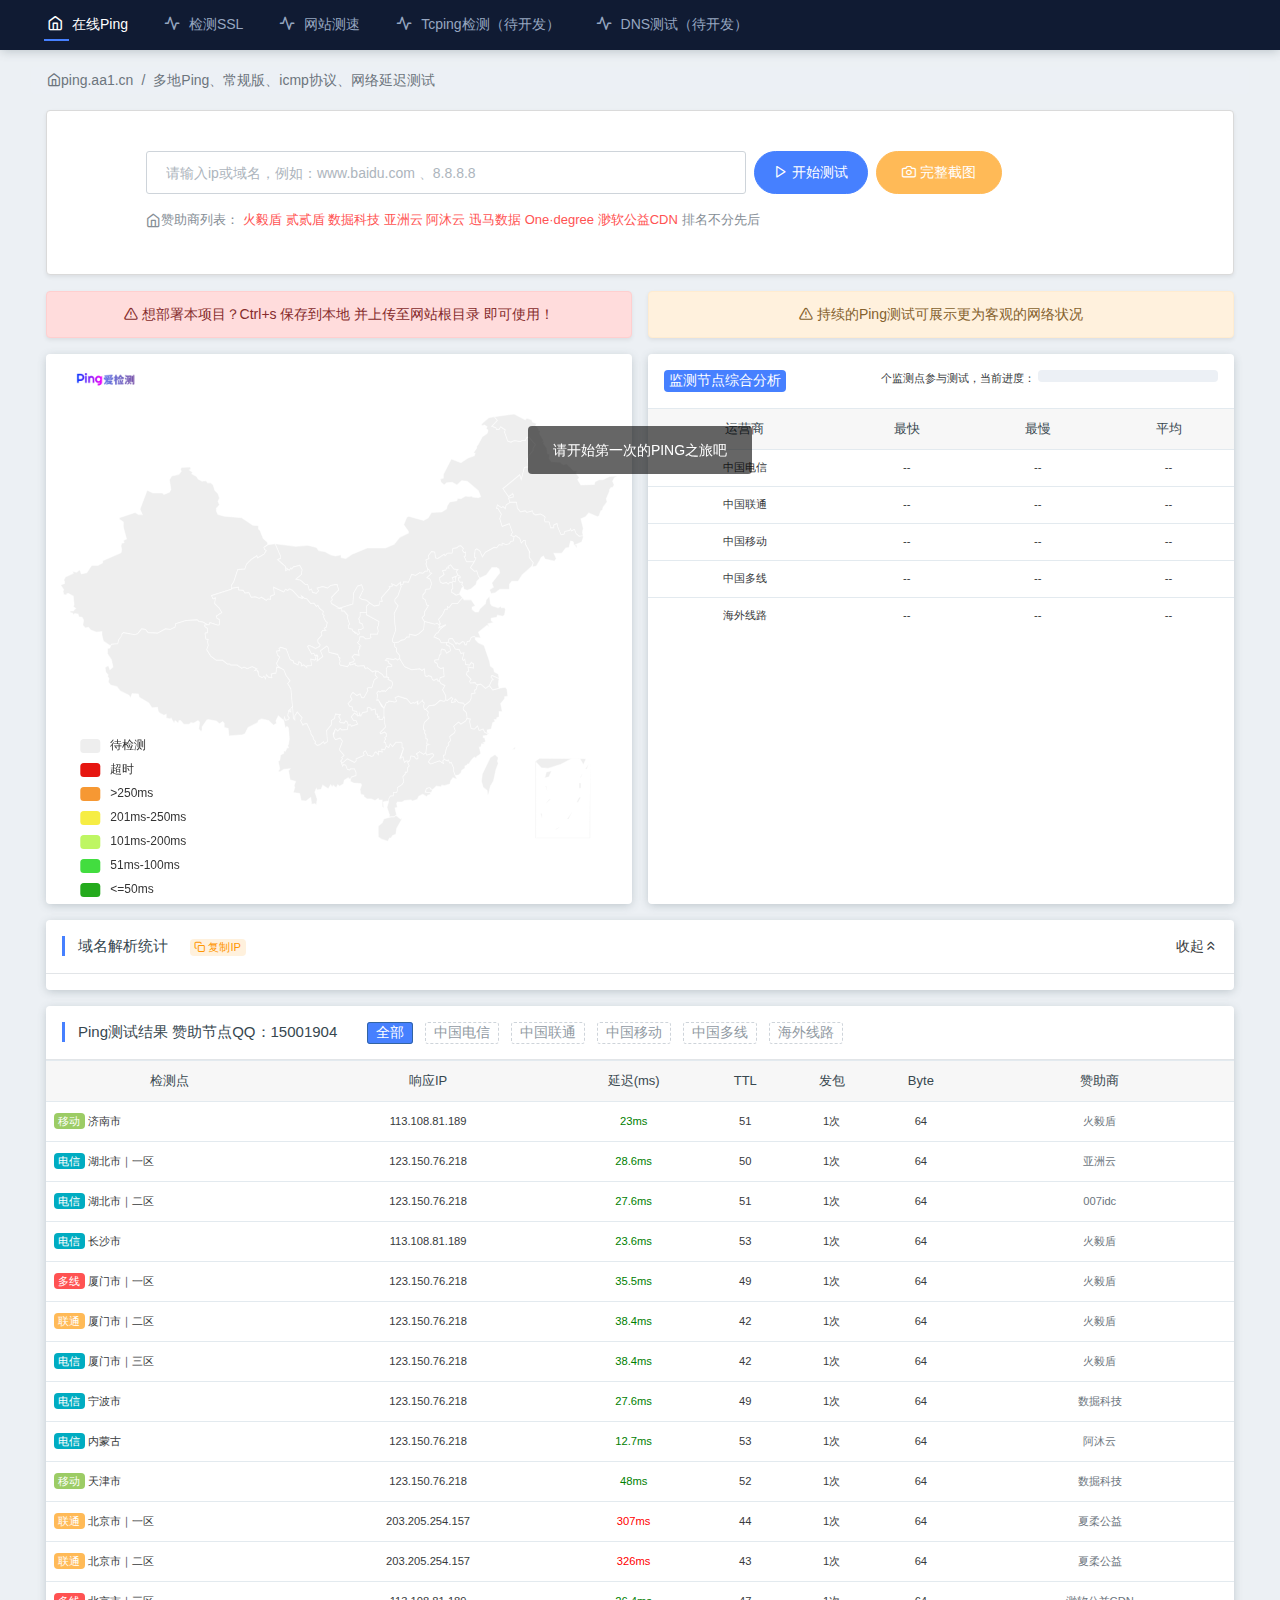
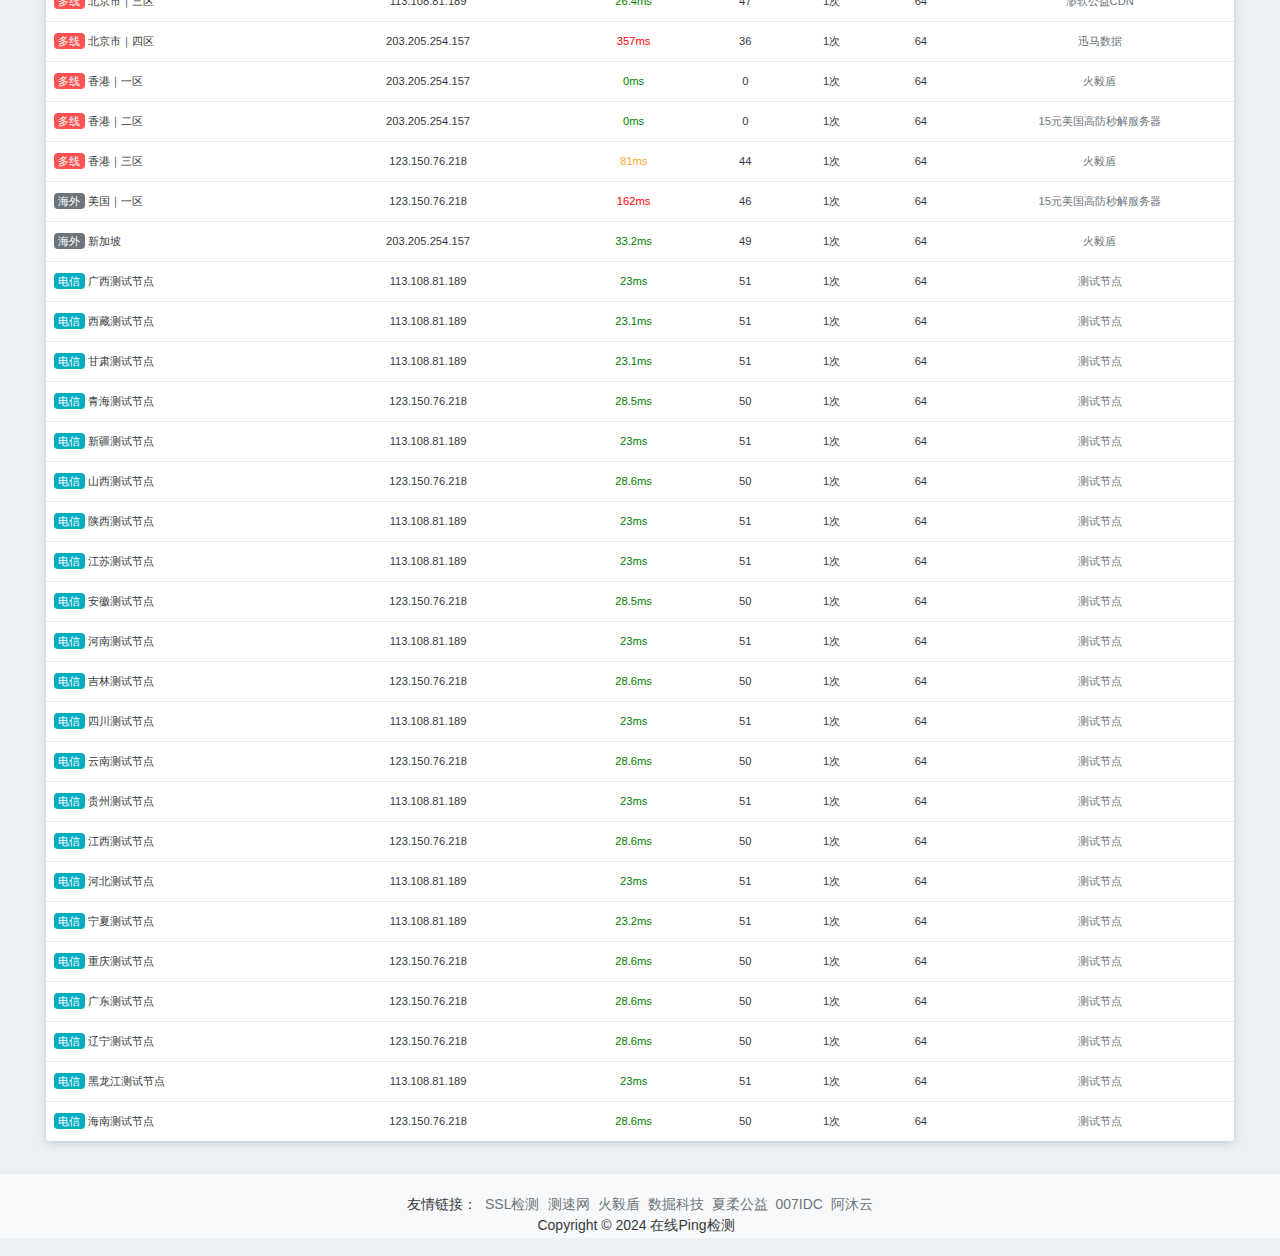
<file: index.html>
<!DOCTYPE html>
<html lang="zh">

<head>
    <meta http-equiv="Content-Type" content="text/html; charset=UTF-8">

    <title>在线ping_多地ping_多线路ping_持续ping_网络延迟测试_服务器延迟测试</title>

    <!-- Meta -->

    <meta http-equiv="X-UA-Compatible" content="IE=edge,chrome=1">
    <meta name="baidu-site-verification" content="codeva-8ZD7u7vbte">
    <meta name="keywords" content="在线ping,多地ping,多线路ping,持续ping,网络延迟测试,服务器延迟测试">
    <!-- Favicon icon -->
    <link rel="icon" href="https://ping.aa1.cn/favicon.ico" type="image/x-icon">
    <!-- vendor css -->
    <link rel="stylesheet" href="./assets/style.css">
    <style>
        .node_tr {
            height: 40px !important;
        }
        
        .real_ip {
            min-width: 140px;
        }
        
        .hover-button {
            padding: 1px 3px 3px 3px;
            height: 20px;
            line-height: 18px;
            color: #0c7df5;
            text-align: center;
            border: 1px solid #0c7df5;
            font-size: 12px;
            border-radius: 2px;
            margin-left: 3px;
            position: absolute;
            cursor: pointer;
            display: none;
            -ms-flex-align: center;
            align-items: center;
            background-color: #fff;
        }
        
        .hover-button:after {
            margin: 5px 0 0 2px;
            content: " ";
            border: 4px solid transparent;
            border-top-color: #0c7df5;
        }
        
        .hover-button>div {
            position: absolute;
            top: 16px;
            left: -2px;
            display: none;
            padding-top: 4px;
            z-index: 1;
        }
        
        .hover-button:hover>div {
            display: block;
        }
        
        .hover-button>div>ul {
            margin: 0;
            padding: 0;
            border: 1px solid #0c7df5;
            width: 100px;
            border-radius: 2px;
            background-color: #fff;
            z-index: 1;
        }
        
        .hover-button>div>ul li {
            list-style: none;
        }
        
        .hover-button>div>ul li a {
            color: #0c7df5;
            line-height: 24px;
            display: block;
            text-decoration: none;
            padding: 0 10px;
            text-align: left;
        }
        
        .hover-button>div>ul li a:hover {
            background-color: #f0f7ff;
        }
        
        table tbody tr:hover td .hover-button {
            display: -ms-inline-flexbox;
            display: inline-flex;
        }
        
        .btn_small {
            border: none;
            background: none;
            color: #ffffff;
            padding: 0;
            margin: 0;
            outline: none;
            background-color: #4680ff;
            padding: 0 3px;
            border-radius: 2px;
        }
        
        .btn_small:focus {
            outline: none;
        }
        
        tr.line_tr {
            height: 52px !important;
        }
    </style><input type="hidden" id="_o_dbjbempljhcmhlfpfacalomonjpalpko" data-inspect-config="7">
    <script type="text/javascript" src="chrome-extension://dbjbempljhcmhlfpfacalomonjpalpko/scripts/inspector.js"></script>
    <link rel="stylesheet" href="./assets/layer.css" id="layuicss-layer">
    <style type="text/css">
        #_copy {
            align-items: center;
            background: #4494d5;
            border-radius: 3px;
            color: #fff;
            cursor: pointer;
            display: flex;
            font-size: 13px;
            height: 30px;
            justify-content: center;
            position: absolute;
            width: 60px;
            z-index: 1000
        }
        
        #select-tooltip,
        #sfModal,
        .modal-backdrop,
        div[id^=reader-helper] {
            display: none!important
        }
        
        .modal-open {
            overflow: auto!important
        }
        
        ._sf_adjust_body {
            padding-right: 0!important
        }
        
        .enable_copy_btns_div {
            position: fixed;
            width: 154px;
            left: 10px;
            top: 45%;
            background: #e7f1ff;
            border: 2px solid #4595d5;
            font-weight: 600;
            border-radius: 2px;
            font-family: -apple-system, BlinkMacSystemFont, Segoe UI, PingFang SC, Hiragino Sans GB, Microsoft YaHei, Helvetica Neue, Helvetica, Arial, sans-serif, Apple Color Emoji, Segoe UI Emoji, Segoe UI Symbol;
            z-index: 5000
        }
        
        .enable_copy_btns_logo {
            width: 100%;
            background: #4595d5;
            text-align: center;
            font-size: 12px;
            color: #e7f1ff;
            line-height: 30px;
            height: 30px
        }
        
        .enable_copy_btns_btn {
            display: block;
            width: 128px;
            height: 28px;
            background: #7f5711;
            border-radius: 4px;
            color: #fff;
            font-size: 12px;
            border: 0;
            outline: 0;
            margin: 8px auto;
            font-weight: 700;
            cursor: pointer;
            opacity: .9
        }
        
        .enable_copy_btns_btn:hover {
            opacity: .8
        }
        
        .enable_copy_btns_btn:active {
            opacity: 1
        }
    </style>
</head>

<body inmaintabuse="1" style="">
    <!-- [ Pre-loader ] start -->

    <!-- [ Pre-loader ] End -->

    <style>
        .top_contents {
            float: right !important;
        }
        
        .left-link {
            width: 500px;
            height: 80px;
            padding: 3px 8px;
            font-size: 13px;
            background-color: #f7fafc;
            line-height: 1.9;
            float: left !important;
            text-align: center !important;
        }
        
        .right-pic {
            margin-left: .5rem !important;
            float: right !important;
        }
    </style>


    <nav class="pcoded-navbar theme-horizontal">
        <div class="container">
            <div class="navbar-content">
                <ul class="nav pcoded-inner-navbar">

                    <li class="nav-item default-menu pcoded-trigger active">
                        <a href="https://ping.aa1.cn/"><span class="pcoded-micon"><i class="feather icon-home"></i></span><span class="pcoded-mtext">在线Ping</span></a>
                    </li>

                    <!--<li class="nav-item">-->
                    <!--    <a href="https://ping.aa1.cn/" title="在线ping、多地ping、持续ping"><span class="pcoded-micon"><i class="feather icon-activity"></i></span><span class="pcoded-mtext">网站测速</span></a>-->
                    <!--</li>-->

                    <!--<li class="nav-item ">-->
                    <!--    <a href="https://ping.aa1.cn/" title="在线tcping、多地tcping、持续tcping"><span class="pcoded-micon"><i class="feather icon-activity"></i></span><span class="pcoded-mtext">在线Tcping</span></a>-->
                    <!--</li>-->

                    <li class="nav-item ">
                        <a href="https://ssl.aa1.cn/" title="检测SSL"><span class="pcoded-micon"><i class="feather icon-activity"></i></span><span class="pcoded-mtext">检测SSL</span></a>
                    </li>
                    <li class="nav-item ">
                        <a href="https://ping.aa1.cn/http/" title="网站测速"><span class="pcoded-micon"><i class="feather icon-activity"></i></span><span class="pcoded-mtext">网站测速</span></a>
                    </li>
                    <li class="nav-item ">
                        <a href="https://ping.aa1.cn/" title="Tcping检测"><span class="pcoded-micon"><i class="feather icon-activity"></i></span><span class="pcoded-mtext">Tcping检测（待开发）</span></a>
                    </li>


                    <li class="nav-item ">
                        <a href="https://ping.aa1.cn/" title="DNS测试"><span class="pcoded-micon"><i class="feather icon-activity"></i></span><span class="pcoded-mtext">DNS测试（待开发）</span></a>
                    </li>




                </ul>
            </div>
        </div>
    </nav>

    <!-- [ Main Content ] start -->
    <div class="pcoded-main-container">
        <div class="pcoded-wrapper container">
            <div class="pcoded-content" id="screenshots">
                <div class="pcoded-inner-content">
                    <div class="main-body">
                        <div class="page-wrapper">
                            <div class="page-header">
                                <div class="page-block">
                                    <div class="row align-items-center">
                                        <div class="col-md-12">

                                            <ul class="breadcrumb">
                                                <li class="breadcrumb-item"><a href="https://ping.aa1.cn/"><i class="feather icon-home"></i>ping.aa1.cn</a></li>
                                                <li class="breadcrumb-item"><a href="https://ping.aa1.cn/ping/">多地Ping、常规版、icmp协议、网络延迟测试</a></li>

                                            </ul>
                                        </div>
                                    </div>
                                </div>
                            </div>
                            <!-- [ breadcrumb ] end -->
                            <!-- [ Main Content ] start -->


                            <div class="col-12 mb-3">
                                <div class="px-sm-4 py-sm-4 bg-white rounded-lg shadow-sm" style="height: 165px;border: 1px solid #dadada;">
                                    <div class="row align-items-center mt-3">
                                        <div class="col">
                                            <div class="row" style="margin-left: 75px;">
                                                <!-- IP 输入框 -->
                                                <input id="ip" type="text" class="form-control real_ip" value="" placeholder="请输入ip或域名，例如：www.baidu.com 、8.8.8.8" autocomplete="off" style="width: 600px;flex:none;">

                                                <!-- 历史记录列表 -->
                                                <div id="history-list" class="history-list" style="display:none;width: 600px; margin-left: 90px;">
                                                    <ul id="history_ul" style="margin:0;padding:0;"></ul>
                                                </div>

                                                <!-- 开始测试按钮 -->
                                                <button class="btn btn-primary has-ripple ml-2 mb-3 btn-radius" onclick="startTestWithUrlParam();">
                                                    <i class="feather icon-play"></i> 开始测试
                                                </button>
                                                <button id="takeScreenshot" class="btn btn-warning ml-2 mb-3 btn-radius" style="min-width:126px;" onclick="select_screenshot('tcping8.com');">
                                                    <i class="feather icon-camera"></i> 完整截图
                                                </button>
                                                <div style="display: flex;flex-wrap: nowrap;align-items: center;">

                                                    <span class="text-muted" style="font-size: 13px; display: flex; align-items: center;"><i class="feather icon-home" style="font-size: 15px;"></i> 赞助商列表：<span class="text-danger mx-1">火毅盾 贰贰盾 数掘科技 亚洲云 阿沐云 迅马数据 One·degree 渺软公益CDN </span>排名不分先后

                                                    </span>
                                                </div>

                                            </div>

                                            <script>
                                                function startTestWithUrlParam() {
                                                    var ip = document.getElementById('ip').value; // 获取输入框中的值
                                                    if (ip) {
                                                        // 构建跳转的 URL，假设 url 为当前页面的基础 URL
                                                        var redirectUrl = window.location.pathname + '?url=' + encodeURIComponent(ip);
                                                        window.location.href = redirectUrl; // 跳转到新 URL
                                                    } else {
                                                        // alert("请输入有效的 IP 或域名");
                                                        layer.msg('<span style=\'color:#fff\'> 请输入有效的IP或域名</span>', {
                                                            time: 2000
                                                        });
                                                    }
                                                }
                                            </script>

                                            <!--<div class="row" style="margin-left: 75px;">-->
                                            <!-- 线路选择复选框 -->
                                            <!--    <label class="custom-control custom-checkbox done-task">-->
                                            <!--        <input type="checkbox" name="line" value="1" class="custom-control-input" checked="">-->
                                            <!--        <span class="custom-control-label"> 中国电信</span>-->
                                            <!--    </label>-->

                                            <!--    <label class="custom-control custom-checkbox done-task ml-3">-->
                                            <!--        <input type="checkbox" name="line" value="2" class="custom-control-input" checked="">-->
                                            <!--        <span class="custom-control-label"> 中国联通</span>-->
                                            <!--    </label>-->

                                            <!--    <label class="custom-control custom-checkbox done-task ml-3">-->
                                            <!--        <input type="checkbox" name="line" value="3" class="custom-control-input" checked="">-->
                                            <!--        <span class="custom-control-label"> 中国移动</span>-->
                                            <!--    </label>-->

                                            <!--    <label class="custom-control custom-checkbox done-task ml-3">-->
                                            <!--        <input type="checkbox" name="line" value="4" class="custom-control-input" checked="">-->
                                            <!--        <span class="custom-control-label"> 中国多线</span>-->
                                            <!--    </label>-->

                                            <!--    <label class="custom-control custom-checkbox done-task ml-3">-->
                                            <!--        <input type="checkbox" name="line" value="5" class="custom-control-input" checked="">-->
                                            <!--        <span class="custom-control-label"> 海外线路</span>-->
                                            <!--    </label>-->
                                            <!--</div>-->
                                        </div>
                                    </div>
                                </div>
                            </div>

                            <div class="col-12">
                                <div class="row">
                                    <div class="col-6 pr-2">
                                        <div class="alert alert-danger text-center shadow-sm" role="alert">
                                            <i class="feather icon-alert-triangle"></i> 想部署本项目？Ctrl+s 保存到本地 并上传至网站根目录 即可使用！

                                        </div>
                                    </div>

                                    <div class="col-6 pl-2">
                                        <div class="alert alert-warning text-center shadow-sm" role="alert">
                                            <i class="feather icon-alert-triangle"></i> 持续的Ping测试可展示更为客观的网络状况
                                        </div>
                                    </div>

                                </div>
                            </div>

                            <div class="col-12">

                                <div class="row">
                                    <div class="col-6 pr-2">
                                        <div class="card mb-3" id="china_map" style="height: 550px; margin-bottom: 20px; -webkit-tap-highlight-color: transparent; user-select: none; position: relative;" _echarts_instance_="ec_1732243691272">
                                            <div style="position: relative; overflow: hidden; width: 586px; height: 550px; padding: 0px; margin: 0px; border-width: 0px;"><canvas data-zr-dom-id="zr_0" width="1172" height="1100" style="position: absolute; left: 0px; top: 0px; width: 586px; height: 550px; user-select: none; -webkit-tap-highlight-color: rgba(0, 0, 0, 0); padding: 0px; margin: 0px; border-width: 0px;"></canvas></div>
                                            <div></div>
                                        </div>
                                    </div>

                                    <div class="col-6 pl-2">
                                        <div class="card mb-3" style="height:550px;margin-bottom:20px;">

                                            <ul class="nav nav-pills m-3" id="pills-tab" role="tablist" style="display:block;">
                                                <li class="nav-item" style="float:left;">
                                                    <a class="nav-link active" style="padding: 0 5px 1px 5px;" id="pills-home-tab" data-toggle="pill" href="https://ping.aa1.cn/ping/#china_region" role="tab" aria-controls="pills-home" aria-selected="true" oncontextmenu="return false;" ondragstart="return false;">监测节点综合分析</a>
                                                </li>


                                                <div class="small" style="float:right;"><span class="badge badge-light-primary" id="ip-count"></span> 个监测点参与测试，当前进度：
                                                    <span id="complete_progress" class="progress" style="display:inline-flex;width: 180px;height: 12px;">
<div class="progress-bar" role="progressbar" style="" aria-valuenow="100" aria-valuemin="0" aria-valuemax="100"></div>
</span>
                                                </div>

                                            </ul>
                                            <div class="tab-content" id="pills-tabContent">
                                                <div class="tab-pane fade active show" id="china_region" role="tabpanel" aria-labelledby="pills-home-tab">

                                                    <div class="table-responsive">
                                                        <div class="table-responsive">
                                                            <table class="table table-hover nowrap small table-sm" id="operator-latency-table">
                                                                <thead>
                                                                    <tr>
                                                                        <th>运营商</th>
                                                                        <th>最快</th>
                                                                        <th>最慢</th>
                                                                        <th>平均</th>
                                                                    </tr>
                                                                </thead>
                                                                <tbody>
                                                                    <tr>
                                                                        <td>中国电信</td>
                                                                        <td id="dx_fast">
                                                                            <div class="">--</div>
                                                                        </td>
                                                                        <td id="dx_slow">
                                                                            <div class="">--</div>
                                                                        </td>
                                                                        <td id="dx_avg">
                                                                            <div class="">--</div>
                                                                        </td>
                                                                    </tr>
                                                                    <tr>
                                                                        <td>中国联通</td>
                                                                        <td id="cu_fast">
                                                                            <div class="">--</div>
                                                                        </td>
                                                                        <td id="cu_slow">
                                                                            <div class="">--</div>
                                                                        </td>
                                                                        <td id="cu_avg">
                                                                            <div class="">--</div>
                                                                        </td>
                                                                    </tr>
                                                                    <tr>
                                                                        <td>中国移动</td>
                                                                        <td id="cm_fast">
                                                                            <div class="">--</div>
                                                                        </td>
                                                                        <td id="cm_slow">
                                                                            <div class="">--</div>
                                                                        </td>
                                                                        <td id="cm_avg">
                                                                            <div class="">--</div>
                                                                        </td>
                                                                    </tr>
                                                                    <tr>
                                                                        <td>中国多线</td>
                                                                        <td id="dx_multi_fast">
                                                                            <div class="">--</div>
                                                                        </td>
                                                                        <td id="dx_multi_slow">
                                                                            <div class="">--</div>
                                                                        </td>
                                                                        <td id="dx_multi_avg">
                                                                            <div class="">--</div>
                                                                        </td>
                                                                    </tr>
                                                                    <tr>
                                                                        <td>海外线路</td>
                                                                        <td id="hw_fast">
                                                                            <div class="">--</div>
                                                                        </td>
                                                                        <td id="hw_slow">
                                                                            <div class="">--</div>
                                                                        </td>
                                                                        <td id="hw_avg">
                                                                            <div class="">--</div>
                                                                        </td>
                                                                    </tr>
                                                                </tbody>
                                                            </table>

                                                        </div>


                                                    </div>


                                                </div>
                                                <div class="tab-pane fade" id="global_region" role="tabpanel" aria-labelledby="pills-profile-tab">

                                                    <div class="table-responsive">
                                                        <table class="table table-hover nowrap small table-sm">
                                                            <thead>
                                                                <tr>
                                                                    <th>区域</th>
                                                                    <th>最快</th>
                                                                    <th>最慢</th>
                                                                    <th>平均</th>
                                                                </tr>
                                                            </thead>
                                                            <tbody>

                                                                <tr>
                                                                    <td>全部节点</td>
                                                                    <td id="global_fast">新加坡RS 33ms</td>
                                                                    <td id="global_slow">莫斯科 286ms</td>
                                                                    <td id="global_avg">124ms</td>
                                                                </tr>
                                                                <tr>
                                                                    <td>亚洲</td>
                                                                    <td id="asia_fast">新加坡RS 33ms</td>
                                                                    <td id="asia_slow">印度孟买 92ms</td>
                                                                    <td id="asia_avg">54ms</td>
                                                                </tr>
                                                                <tr>
                                                                    <td>欧洲</td>
                                                                    <td id="europe_fast">德国 257ms</td>
                                                                    <td id="europe_slow">莫斯科 286ms</td>
                                                                    <td id="europe_avg">271ms</td>
                                                                </tr>
                                                                <tr>
                                                                    <td>北美洲</td>
                                                                    <td id="north_fast">美国圣何塞 152ms</td>
                                                                    <td id="north_slow">加拿大 221ms</td>
                                                                    <td id="north_avg">186ms</td>
                                                                </tr>
                                                                <tr>
                                                                    <td>南美洲</td>
                                                                    <td id="south_fast">哥伦比亚 5ms</td>
                                                                    <td id="south_slow">阿根廷 38ms</td>
                                                                    <td id="south_avg">23ms</td>
                                                                </tr>
                                                                <tr>
                                                                    <td>非洲</td>
                                                                    <td id="africa_fast">中非 16ms</td>
                                                                    <td id="africa_slow">喀麦隆 29ms</td>
                                                                    <td id="africa_avg">22ms</td>
                                                                </tr>
                                                                <tr>
                                                                    <td>大洋洲</td>
                                                                    <td id="oceania_fast">澳大利亚 7ms</td>
                                                                    <td id="oceania_slow">新西兰 62ms</td>
                                                                    <td id="oceania_avg">43ms</td>
                                                                </tr>
                                                            </tbody>
                                                        </table>
                                                    </div>

                                                </div>
                                            </div>

                                        </div>
                                    </div>
                                </div>

                            </div>

                            <div class="" style="display:flex;">
                                <div class="col-12">
                                    <div class="card mb-3">
                                        <div class="card-header p-3">
                                            <span class="float-left">
                                                <span class="class_hr"></span>
                                            <h5 class="ml-3">域名解析统计</h5>
                                            <!-- IP 数量会动态更新 -->
                                            <span class="badge badge-light-primary small" id="ip-count"></span>
                                            <!-- 复制IP的按钮, data-clipboard-text 动态更新 -->
                                            <a href="javascript:;" class="copy_ip" data-clipboard-text="">
                                                <span class="badge badge-light-warning small ml-2">
                                                        <i class="feather icon-copy"></i> 复制IP
                                                    </span>
                                            </a>
                                            </span>
                                            <span class="float-right mr-0 noselect">
                                                <a class="pointer show_hide" onclick="ipv4_list_sh()">收起<i class="feather icon-chevrons-up"></i></a>
                                            </span>
                                        </div>
                                        <div class="ipv4_list card-body p-2">
                                            <ul class="ip_list m-0 p-0">
                                                <!-- IP 列表会动态生成 -->
                                            </ul>
                                        </div>
                                    </div>
                                </div>
                            </div>






                            <div class="" style="display:flex;">
                                <div class="col-12">
                                    <div class="card mb-3">
                                        <div class="card-header p-3">
                                            <span class="float-left">
                                                <span class="class_hr"></span>
                                            <h5 class="ml-3">Ping测试结果 赞助节点QQ：15001904</h5>

                                            <!-- 线路选择 -->
                                            <label class="Bee-radio done-task ml-3">
                                                    <input type="radio" name="filter_line" value="all" class="custom-control-input" checked="">
                                                    <span class="custom-control-label2"> 全部</span>
                                                </label>
                                            <label class="Bee-radio done-task ml-2">
                                                    <input type="radio" name="filter_line" value="1" class="custom-control-input">
                                                    <span class="custom-control-label2"> 中国电信</span>
                                                </label>
                                            <label class="Bee-radio done-task ml-2">
                                                    <input type="radio" name="filter_line" value="2" class="custom-control-input">
                                                    <span class="custom-control-label2"> 中国联通</span>
                                                </label>
                                            <label class="Bee-radio done-task ml-2">
                                                    <input type="radio" name="filter_line" value="3" class="custom-control-input">
                                                    <span class="custom-control-label2"> 中国移动</span>
                                                </label>
                                            <label class="Bee-radio done-task ml-2">
                                                    <input type="radio" name="filter_line" value="4" class="custom-control-input">
                                                    <span class="custom-control-label2"> 中国多线</span>
                                                </label>
                                            <label class="Bee-radio done-task ml-2">
                                                    <input type="radio" name="filter_line" value="5" class="custom-control-input">
                                                    <span class="custom-control-label2"> 海外线路</span>
                                                </label>
                                            </span>
                                            <!--<label class="Bee-radio done-task ml-2">-->
                                            <!--        <input type="radio" name="filter_line" value="6" class="custom-control-input">-->
                                            <!--        <span class="custom-control-label2"> 响应超时</span>-->
                                            <!--    </label>-->
                                            <!--</span>-->
                                            <label class="Bee-radio done-task ml-2 label_filter_ip" style="display:none">
                                                <input type="radio" class="custom-control-input" checked="">
                                                <span class="custom-control-label2 filter_ip">--</span>
                                            </label>
                                        </div>

                                        <div class="dt-responsive table-responsive">
                                            <table id="simpletable" class="table table-hover nowrap small">
                                                <thead>
            <tr>
                <th>检测点</th>
                <th>响应IP</th>
                <th id="ping-header" style="cursor: pointer;">延迟(ms)</th>

                <th>TTL</th>
                <th>发包</th>
                <th>Byte</th>
                <th>赞助商</th>
            </tr>
        </thead>
                                                <tbody><tr node="济南市" node_type="3" class="node_tr" offline="0">
                <td class="text-left">
                    <span class="badge badge-success">移动</span> 济南市
                </td>
                <td class="real_ip" id="real_ip_济南市">113.108.81.189</td>
                <td id="last_ping_济南市" style="color: green;">23ms</td>
                <td id="last_ttl_济南市">51</td>
                <td id="last_fb_济南市">
                    1次
                </td>
                <td id="last_byte_济南市">
                    64
                </td>
                <td id="last_zzs_火毅盾">
                    <a href="https://hydun.com" target="_blank">火毅盾</a>
                </td>

            </tr><tr node="湖北市｜一区" node_type="1" class="node_tr" offline="0">
                <td class="text-left">
                    <span class="badge badge-info">电信</span> 湖北市｜一区
                </td>
                <td class="real_ip" id="real_ip_湖北市｜一区">123.150.76.218</td>
                <td id="last_ping_湖北市｜一区" style="color: green;">28.6ms</td>
                <td id="last_ttl_湖北市｜一区">50</td>
                <td id="last_fb_湖北市｜一区">
                    1次
                </td>
                <td id="last_byte_湖北市｜一区">
                    64
                </td>
                <td id="last_zzs_亚洲云">
                    <a href="http://asiayun.com" target="_blank">亚洲云</a>
                </td>

            </tr><tr node="湖北市｜二区" node_type="1" class="node_tr" offline="0">
                <td class="text-left">
                    <span class="badge badge-info">电信</span> 湖北市｜二区
                </td>
                <td class="real_ip" id="real_ip_湖北市｜二区">123.150.76.218</td>
                <td id="last_ping_湖北市｜二区" style="color: green;">27.6ms</td>
                <td id="last_ttl_湖北市｜二区">51</td>
                <td id="last_fb_湖北市｜二区">
                    1次
                </td>
                <td id="last_byte_湖北市｜二区">
                    64
                </td>
                <td id="last_zzs_007idc">
                    <a href="http://007idc.cn" target="_blank">007idc</a>
                </td>

            </tr><tr node="长沙市" node_type="1" class="node_tr" offline="0">
                <td class="text-left">
                    <span class="badge badge-info">电信</span> 长沙市
                </td>
                <td class="real_ip" id="real_ip_长沙市">113.108.81.189</td>
                <td id="last_ping_长沙市" style="color: green;">23.6ms</td>
                <td id="last_ttl_长沙市">53</td>
                <td id="last_fb_长沙市">
                    1次
                </td>
                <td id="last_byte_长沙市">
                    64
                </td>
                <td id="last_zzs_火毅盾">
                    <a href="https://hydun.com" target="_blank">火毅盾</a>
                </td>

            </tr><tr node="厦门市｜一区" node_type="4" class="node_tr" offline="0">
                <td class="text-left">
                    <span class="badge badge-danger">多线</span> 厦门市｜一区
                </td>
                <td class="real_ip" id="real_ip_厦门市｜一区">123.150.76.218</td>
                <td id="last_ping_厦门市｜一区" style="color: green;">35.5ms</td>
                <td id="last_ttl_厦门市｜一区">49</td>
                <td id="last_fb_厦门市｜一区">
                    1次
                </td>
                <td id="last_byte_厦门市｜一区">
                    64
                </td>
                <td id="last_zzs_火毅盾">
                    <a href="http://hydun.com" target="_blank">火毅盾</a>
                </td>

            </tr><tr node="厦门市｜二区" node_type="2" class="node_tr" offline="0">
                <td class="text-left">
                    <span class="badge badge-warning">联通</span> 厦门市｜二区
                </td>
                <td class="real_ip" id="real_ip_厦门市｜二区">123.150.76.218</td>
                <td id="last_ping_厦门市｜二区" style="color: green;">38.4ms</td>
                <td id="last_ttl_厦门市｜二区">42</td>
                <td id="last_fb_厦门市｜二区">
                    1次
                </td>
                <td id="last_byte_厦门市｜二区">
                    64
                </td>
                <td id="last_zzs_火毅盾">
                    <a href="http://hydun.com" target="_blank">火毅盾</a>
                </td>

            </tr><tr node="厦门市｜三区" node_type="1" class="node_tr" offline="0">
                <td class="text-left">
                    <span class="badge badge-info">电信</span> 厦门市｜三区
                </td>
                <td class="real_ip" id="real_ip_厦门市｜三区">123.150.76.218</td>
                <td id="last_ping_厦门市｜三区" style="color: green;">38.4ms</td>
                <td id="last_ttl_厦门市｜三区">42</td>
                <td id="last_fb_厦门市｜三区">
                    1次
                </td>
                <td id="last_byte_厦门市｜三区">
                    64
                </td>
                <td id="last_zzs_火毅盾">
                    <a href="http://hydun.com" target="_blank">火毅盾</a>
                </td>

            </tr><tr node="宁波市" node_type="1" class="node_tr" offline="0">
                <td class="text-left">
                    <span class="badge badge-info">电信</span> 宁波市
                </td>
                <td class="real_ip" id="real_ip_宁波市">123.150.76.218</td>
                <td id="last_ping_宁波市" style="color: green;">27.6ms</td>
                <td id="last_ttl_宁波市">49</td>
                <td id="last_fb_宁波市">
                    1次
                </td>
                <td id="last_byte_宁波市">
                    64
                </td>
                <td id="last_zzs_数掘科技">
                    <a href="http://gfvps.cn" target="_blank">数掘科技</a>
                </td>

            </tr><tr node="内蒙古" node_type="1" class="node_tr" offline="0">
                <td class="text-left">
                    <span class="badge badge-info">电信</span> 内蒙古
                </td>
                <td class="real_ip" id="real_ip_内蒙古">123.150.76.218</td>
                <td id="last_ping_内蒙古" style="color: green;">12.7ms</td>
                <td id="last_ttl_内蒙古">53</td>
                <td id="last_fb_内蒙古">
                    1次
                </td>
                <td id="last_byte_内蒙古">
                    64
                </td>
                <td id="last_zzs_阿沐云">
                    <a href="https://amuyun.cn" target="_blank">阿沐云</a>
                </td>

            </tr><tr node="天津市" node_type="3" class="node_tr" offline="0">
                <td class="text-left">
                    <span class="badge badge-success">移动</span> 天津市
                </td>
                <td class="real_ip" id="real_ip_天津市">123.150.76.218</td>
                <td id="last_ping_天津市" style="color: green;">48ms</td>
                <td id="last_ttl_天津市">52</td>
                <td id="last_fb_天津市">
                    1次
                </td>
                <td id="last_byte_天津市">
                    64
                </td>
                <td id="last_zzs_数掘科技">
                    <a href="http://gfvps.cn" target="_blank">数掘科技</a>
                </td>

            </tr><tr node="北京市｜一区" node_type="2" class="node_tr" offline="0">
                <td class="text-left">
                    <span class="badge badge-warning">联通</span> 北京市｜一区
                </td>
                <td class="real_ip" id="real_ip_北京市｜一区">203.205.254.157</td>
                <td id="last_ping_北京市｜一区" style="color: red;">307ms</td>
                <td id="last_ttl_北京市｜一区">44</td>
                <td id="last_fb_北京市｜一区">
                    1次
                </td>
                <td id="last_byte_北京市｜一区">
                    64
                </td>
                <td id="last_zzs_夏柔公益">
                    <a href="http://www.aa1.cn" target="_blank">夏柔公益</a>
                </td>

            </tr><tr node="北京市｜二区" node_type="2" class="node_tr" offline="0">
                <td class="text-left">
                    <span class="badge badge-warning">联通</span> 北京市｜二区
                </td>
                <td class="real_ip" id="real_ip_北京市｜二区">203.205.254.157</td>
                <td id="last_ping_北京市｜二区" style="color: red;">326ms</td>
                <td id="last_ttl_北京市｜二区">43</td>
                <td id="last_fb_北京市｜二区">
                    1次
                </td>
                <td id="last_byte_北京市｜二区">
                    64
                </td>
                <td id="last_zzs_夏柔公益">
                    <a href="http://www.aa1.cn" target="_blank">夏柔公益</a>
                </td>

            </tr><tr node="北京市｜三区" node_type="4" class="node_tr" offline="0">
                <td class="text-left">
                    <span class="badge badge-danger">多线</span> 北京市｜三区
                </td>
                <td class="real_ip" id="real_ip_北京市｜三区">113.108.81.189</td>
                <td id="last_ping_北京市｜三区" style="color: green;">26.4ms</td>
                <td id="last_ttl_北京市｜三区">47</td>
                <td id="last_fb_北京市｜三区">
                    1次
                </td>
                <td id="last_byte_北京市｜三区">
                    64
                </td>
                <td id="last_zzs_渺软公益CDN">
                    <a href="https://cdn.onmicrosoft.cn" target="_blank">渺软公益CDN</a>
                </td>

            </tr><tr node="北京市｜四区" node_type="4" class="node_tr" offline="0">
                <td class="text-left">
                    <span class="badge badge-danger">多线</span> 北京市｜四区
                </td>
                <td class="real_ip" id="real_ip_北京市｜四区">203.205.254.157</td>
                <td id="last_ping_北京市｜四区" style="color: red;">357ms</td>
                <td id="last_ttl_北京市｜四区">36</td>
                <td id="last_fb_北京市｜四区">
                    1次
                </td>
                <td id="last_byte_北京市｜四区">
                    64
                </td>
                <td id="last_zzs_迅马数据">
                    <a href="https://www.56dun.com" target="_blank">迅马数据</a>
                </td>

            </tr><tr node="香港｜一区" node_type="4" class="node_tr" offline="0">
                <td class="text-left">
                    <span class="badge badge-danger">多线</span> 香港｜一区
                </td>
                <td class="real_ip" id="real_ip_香港｜一区">203.205.254.157</td>
                <td id="last_ping_香港｜一区" style="color: green;">0ms</td>
                <td id="last_ttl_香港｜一区">0</td>
                <td id="last_fb_香港｜一区">
                    1次
                </td>
                <td id="last_byte_香港｜一区">
                    64
                </td>
                <td id="last_zzs_火毅盾">
                    <a href="https://hydun.com" target="_blank">火毅盾</a>
                </td>

            </tr><tr node="香港｜二区" node_type="4" class="node_tr" offline="0">
                <td class="text-left">
                    <span class="badge badge-danger">多线</span> 香港｜二区
                </td>
                <td class="real_ip" id="real_ip_香港｜二区">203.205.254.157</td>
                <td id="last_ping_香港｜二区" style="color: green;">0ms</td>
                <td id="last_ttl_香港｜二区">0</td>
                <td id="last_fb_香港｜二区">
                    1次
                </td>
                <td id="last_byte_香港｜二区">
                    64
                </td>
                <td id="last_zzs_15元美国高防秒解服务器">
                    <a href="https://idc.ndun.cc" target="_blank">15元美国高防秒解服务器</a>
                </td>

            </tr><tr node="香港｜三区" node_type="4" class="node_tr" offline="0">
                <td class="text-left">
                    <span class="badge badge-danger">多线</span> 香港｜三区
                </td>
                <td class="real_ip" id="real_ip_香港｜三区">123.150.76.218</td>
                <td id="last_ping_香港｜三区" style="color: rgb(255, 170, 49);">81ms</td>
                <td id="last_ttl_香港｜三区">44</td>
                <td id="last_fb_香港｜三区">
                    1次
                </td>
                <td id="last_byte_香港｜三区">
                    64
                </td>
                <td id="last_zzs_火毅盾">
                    <a href="https://hydun.com" target="_blank">火毅盾</a>
                </td>

            </tr><tr node="美国｜一区" node_type="5" class="node_tr" offline="0">
                <td class="text-left">
                    <span class="badge badge-secondary">海外</span> 美国｜一区
                </td>
                <td class="real_ip" id="real_ip_美国｜一区">123.150.76.218</td>
                <td id="last_ping_美国｜一区" style="color: red;">162ms</td>
                <td id="last_ttl_美国｜一区">46</td>
                <td id="last_fb_美国｜一区">
                    1次
                </td>
                <td id="last_byte_美国｜一区">
                    64
                </td>
                <td id="last_zzs_15元美国高防秒解服务器">
                    <a href="https://idc.ndun.cc" target="_blank">15元美国高防秒解服务器</a>
                </td>

            </tr><tr node="新加坡" node_type="5" class="node_tr" offline="0">
                <td class="text-left">
                    <span class="badge badge-secondary">海外</span> 新加坡
                </td>
                <td class="real_ip" id="real_ip_新加坡">203.205.254.157</td>
                <td id="last_ping_新加坡" style="color: green;">33.2ms</td>
                <td id="last_ttl_新加坡">49</td>
                <td id="last_fb_新加坡">
                    1次
                </td>
                <td id="last_byte_新加坡">
                    64
                </td>
                <td id="last_zzs_火毅盾">
                    <a href="https://hydun.com" target="_blank">火毅盾</a>
                </td>

            </tr><tr node="广西测试节点" node_type="1" class="node_tr" offline="0">
                <td class="text-left">
                    <span class="badge badge-info">电信</span> 广西测试节点
                </td>
                <td class="real_ip" id="real_ip_广西测试节点">113.108.81.189</td>
                <td id="last_ping_广西测试节点" style="color: green;">23ms</td>
                <td id="last_ttl_广西测试节点">51</td>
                <td id="last_fb_广西测试节点">
                    1次
                </td>
                <td id="last_byte_广西测试节点">
                    64
                </td>
                <td id="last_zzs_测试节点">
                    <a href="https://ping.aa1.cn" target="_blank">测试节点</a>
                </td>

            </tr><tr node="西藏测试节点" node_type="1" class="node_tr" offline="0">
                <td class="text-left">
                    <span class="badge badge-info">电信</span> 西藏测试节点
                </td>
                <td class="real_ip" id="real_ip_西藏测试节点">113.108.81.189</td>
                <td id="last_ping_西藏测试节点" style="color: green;">23.1ms</td>
                <td id="last_ttl_西藏测试节点">51</td>
                <td id="last_fb_西藏测试节点">
                    1次
                </td>
                <td id="last_byte_西藏测试节点">
                    64
                </td>
                <td id="last_zzs_测试节点">
                    <a href="https://ping.aa1.cn" target="_blank">测试节点</a>
                </td>

            </tr><tr node="甘肃测试节点" node_type="1" class="node_tr" offline="0">
                <td class="text-left">
                    <span class="badge badge-info">电信</span> 甘肃测试节点
                </td>
                <td class="real_ip" id="real_ip_甘肃测试节点">113.108.81.189</td>
                <td id="last_ping_甘肃测试节点" style="color: green;">23.1ms</td>
                <td id="last_ttl_甘肃测试节点">51</td>
                <td id="last_fb_甘肃测试节点">
                    1次
                </td>
                <td id="last_byte_甘肃测试节点">
                    64
                </td>
                <td id="last_zzs_测试节点">
                    <a href="https://ping.aa1.cn" target="_blank">测试节点</a>
                </td>

            </tr><tr node="青海测试节点" node_type="1" class="node_tr" offline="0">
                <td class="text-left">
                    <span class="badge badge-info">电信</span> 青海测试节点
                </td>
                <td class="real_ip" id="real_ip_青海测试节点">123.150.76.218</td>
                <td id="last_ping_青海测试节点" style="color: green;">28.5ms</td>
                <td id="last_ttl_青海测试节点">50</td>
                <td id="last_fb_青海测试节点">
                    1次
                </td>
                <td id="last_byte_青海测试节点">
                    64
                </td>
                <td id="last_zzs_测试节点">
                    <a href="https://ping.aa1.cn" target="_blank">测试节点</a>
                </td>

            </tr><tr node="新疆测试节点" node_type="1" class="node_tr" offline="0">
                <td class="text-left">
                    <span class="badge badge-info">电信</span> 新疆测试节点
                </td>
                <td class="real_ip" id="real_ip_新疆测试节点">113.108.81.189</td>
                <td id="last_ping_新疆测试节点" style="color: green;">23ms</td>
                <td id="last_ttl_新疆测试节点">51</td>
                <td id="last_fb_新疆测试节点">
                    1次
                </td>
                <td id="last_byte_新疆测试节点">
                    64
                </td>
                <td id="last_zzs_测试节点">
                    <a href="https://ping.aa1.cn" target="_blank">测试节点</a>
                </td>

            </tr><tr node="山西测试节点" node_type="1" class="node_tr" offline="0">
                <td class="text-left">
                    <span class="badge badge-info">电信</span> 山西测试节点
                </td>
                <td class="real_ip" id="real_ip_山西测试节点">123.150.76.218</td>
                <td id="last_ping_山西测试节点" style="color: green;">28.6ms</td>
                <td id="last_ttl_山西测试节点">50</td>
                <td id="last_fb_山西测试节点">
                    1次
                </td>
                <td id="last_byte_山西测试节点">
                    64
                </td>
                <td id="last_zzs_测试节点">
                    <a href="https://ping.aa1.cn" target="_blank">测试节点</a>
                </td>

            </tr><tr node="陕西测试节点" node_type="1" class="node_tr" offline="0">
                <td class="text-left">
                    <span class="badge badge-info">电信</span> 陕西测试节点
                </td>
                <td class="real_ip" id="real_ip_陕西测试节点">113.108.81.189</td>
                <td id="last_ping_陕西测试节点" style="color: green;">23ms</td>
                <td id="last_ttl_陕西测试节点">51</td>
                <td id="last_fb_陕西测试节点">
                    1次
                </td>
                <td id="last_byte_陕西测试节点">
                    64
                </td>
                <td id="last_zzs_测试节点">
                    <a href="https://ping.aa1.cn" target="_blank">测试节点</a>
                </td>

            </tr><tr node="江苏测试节点" node_type="1" class="node_tr" offline="0">
                <td class="text-left">
                    <span class="badge badge-info">电信</span> 江苏测试节点
                </td>
                <td class="real_ip" id="real_ip_江苏测试节点">113.108.81.189</td>
                <td id="last_ping_江苏测试节点" style="color: green;">23ms</td>
                <td id="last_ttl_江苏测试节点">51</td>
                <td id="last_fb_江苏测试节点">
                    1次
                </td>
                <td id="last_byte_江苏测试节点">
                    64
                </td>
                <td id="last_zzs_测试节点">
                    <a href="https://ping.aa1.cn" target="_blank">测试节点</a>
                </td>

            </tr><tr node="安徽测试节点" node_type="1" class="node_tr" offline="0">
                <td class="text-left">
                    <span class="badge badge-info">电信</span> 安徽测试节点
                </td>
                <td class="real_ip" id="real_ip_安徽测试节点">123.150.76.218</td>
                <td id="last_ping_安徽测试节点" style="color: green;">28.5ms</td>
                <td id="last_ttl_安徽测试节点">50</td>
                <td id="last_fb_安徽测试节点">
                    1次
                </td>
                <td id="last_byte_安徽测试节点">
                    64
                </td>
                <td id="last_zzs_测试节点">
                    <a href="https://ping.aa1.cn" target="_blank">测试节点</a>
                </td>

            </tr><tr node="河南测试节点" node_type="1" class="node_tr" offline="0">
                <td class="text-left">
                    <span class="badge badge-info">电信</span> 河南测试节点
                </td>
                <td class="real_ip" id="real_ip_河南测试节点">113.108.81.189</td>
                <td id="last_ping_河南测试节点" style="color: green;">23ms</td>
                <td id="last_ttl_河南测试节点">51</td>
                <td id="last_fb_河南测试节点">
                    1次
                </td>
                <td id="last_byte_河南测试节点">
                    64
                </td>
                <td id="last_zzs_测试节点">
                    <a href="https://ping.aa1.cn" target="_blank">测试节点</a>
                </td>

            </tr><tr node="吉林测试节点" node_type="1" class="node_tr" offline="0">
                <td class="text-left">
                    <span class="badge badge-info">电信</span> 吉林测试节点
                </td>
                <td class="real_ip" id="real_ip_吉林测试节点">123.150.76.218</td>
                <td id="last_ping_吉林测试节点" style="color: green;">28.6ms</td>
                <td id="last_ttl_吉林测试节点">50</td>
                <td id="last_fb_吉林测试节点">
                    1次
                </td>
                <td id="last_byte_吉林测试节点">
                    64
                </td>
                <td id="last_zzs_测试节点">
                    <a href="https://ping.aa1.cn" target="_blank">测试节点</a>
                </td>

            </tr><tr node="四川测试节点" node_type="1" class="node_tr" offline="0">
                <td class="text-left">
                    <span class="badge badge-info">电信</span> 四川测试节点
                </td>
                <td class="real_ip" id="real_ip_四川测试节点">113.108.81.189</td>
                <td id="last_ping_四川测试节点" style="color: green;">23ms</td>
                <td id="last_ttl_四川测试节点">51</td>
                <td id="last_fb_四川测试节点">
                    1次
                </td>
                <td id="last_byte_四川测试节点">
                    64
                </td>
                <td id="last_zzs_测试节点">
                    <a href="https://ping.aa1.cn" target="_blank">测试节点</a>
                </td>

            </tr><tr node="云南测试节点" node_type="1" class="node_tr" offline="0">
                <td class="text-left">
                    <span class="badge badge-info">电信</span> 云南测试节点
                </td>
                <td class="real_ip" id="real_ip_云南测试节点">123.150.76.218</td>
                <td id="last_ping_云南测试节点" style="color: green;">28.6ms</td>
                <td id="last_ttl_云南测试节点">50</td>
                <td id="last_fb_云南测试节点">
                    1次
                </td>
                <td id="last_byte_云南测试节点">
                    64
                </td>
                <td id="last_zzs_测试节点">
                    <a href="https://ping.aa1.cn" target="_blank">测试节点</a>
                </td>

            </tr><tr node="贵州测试节点" node_type="1" class="node_tr" offline="0">
                <td class="text-left">
                    <span class="badge badge-info">电信</span> 贵州测试节点
                </td>
                <td class="real_ip" id="real_ip_贵州测试节点">113.108.81.189</td>
                <td id="last_ping_贵州测试节点" style="color: green;">23ms</td>
                <td id="last_ttl_贵州测试节点">51</td>
                <td id="last_fb_贵州测试节点">
                    1次
                </td>
                <td id="last_byte_贵州测试节点">
                    64
                </td>
                <td id="last_zzs_测试节点">
                    <a href="https://ping.aa1.cn" target="_blank">测试节点</a>
                </td>

            </tr><tr node="江西测试节点" node_type="1" class="node_tr" offline="0">
                <td class="text-left">
                    <span class="badge badge-info">电信</span> 江西测试节点
                </td>
                <td class="real_ip" id="real_ip_江西测试节点">123.150.76.218</td>
                <td id="last_ping_江西测试节点" style="color: green;">28.6ms</td>
                <td id="last_ttl_江西测试节点">50</td>
                <td id="last_fb_江西测试节点">
                    1次
                </td>
                <td id="last_byte_江西测试节点">
                    64
                </td>
                <td id="last_zzs_测试节点">
                    <a href="https://ping.aa1.cn" target="_blank">测试节点</a>
                </td>

            </tr><tr node="河北测试节点" node_type="1" class="node_tr" offline="0">
                <td class="text-left">
                    <span class="badge badge-info">电信</span> 河北测试节点
                </td>
                <td class="real_ip" id="real_ip_河北测试节点">113.108.81.189</td>
                <td id="last_ping_河北测试节点" style="color: green;">23ms</td>
                <td id="last_ttl_河北测试节点">51</td>
                <td id="last_fb_河北测试节点">
                    1次
                </td>
                <td id="last_byte_河北测试节点">
                    64
                </td>
                <td id="last_zzs_测试节点">
                    <a href="https://ping.aa1.cn" target="_blank">测试节点</a>
                </td>

            </tr><tr node="宁夏测试节点" node_type="1" class="node_tr" offline="0">
                <td class="text-left">
                    <span class="badge badge-info">电信</span> 宁夏测试节点
                </td>
                <td class="real_ip" id="real_ip_宁夏测试节点">113.108.81.189</td>
                <td id="last_ping_宁夏测试节点" style="color: green;">23.2ms</td>
                <td id="last_ttl_宁夏测试节点">51</td>
                <td id="last_fb_宁夏测试节点">
                    1次
                </td>
                <td id="last_byte_宁夏测试节点">
                    64
                </td>
                <td id="last_zzs_测试节点">
                    <a href="https://ping.aa1.cn" target="_blank">测试节点</a>
                </td>

            </tr><tr node="重庆测试节点" node_type="1" class="node_tr" offline="0">
                <td class="text-left">
                    <span class="badge badge-info">电信</span> 重庆测试节点
                </td>
                <td class="real_ip" id="real_ip_重庆测试节点">123.150.76.218</td>
                <td id="last_ping_重庆测试节点" style="color: green;">28.6ms</td>
                <td id="last_ttl_重庆测试节点">50</td>
                <td id="last_fb_重庆测试节点">
                    1次
                </td>
                <td id="last_byte_重庆测试节点">
                    64
                </td>
                <td id="last_zzs_测试节点">
                    <a href="https://ping.aa1.cn" target="_blank">测试节点</a>
                </td>

            </tr><tr node="广东测试节点" node_type="1" class="node_tr" offline="0">
                <td class="text-left">
                    <span class="badge badge-info">电信</span> 广东测试节点
                </td>
                <td class="real_ip" id="real_ip_广东测试节点">123.150.76.218</td>
                <td id="last_ping_广东测试节点" style="color: green;">28.6ms</td>
                <td id="last_ttl_广东测试节点">50</td>
                <td id="last_fb_广东测试节点">
                    1次
                </td>
                <td id="last_byte_广东测试节点">
                    64
                </td>
                <td id="last_zzs_测试节点">
                    <a href="https://ping.aa1.cn" target="_blank">测试节点</a>
                </td>

            </tr><tr node="辽宁测试节点" node_type="1" class="node_tr" offline="0">
                <td class="text-left">
                    <span class="badge badge-info">电信</span> 辽宁测试节点
                </td>
                <td class="real_ip" id="real_ip_辽宁测试节点">123.150.76.218</td>
                <td id="last_ping_辽宁测试节点" style="color: green;">28.6ms</td>
                <td id="last_ttl_辽宁测试节点">50</td>
                <td id="last_fb_辽宁测试节点">
                    1次
                </td>
                <td id="last_byte_辽宁测试节点">
                    64
                </td>
                <td id="last_zzs_测试节点">
                    <a href="https://ping.aa1.cn" target="_blank">测试节点</a>
                </td>

            </tr><tr node="黑龙江测试节点" node_type="1" class="node_tr" offline="0">
                <td class="text-left">
                    <span class="badge badge-info">电信</span> 黑龙江测试节点
                </td>
                <td class="real_ip" id="real_ip_黑龙江测试节点">113.108.81.189</td>
                <td id="last_ping_黑龙江测试节点" style="color: green;">23ms</td>
                <td id="last_ttl_黑龙江测试节点">51</td>
                <td id="last_fb_黑龙江测试节点">
                    1次
                </td>
                <td id="last_byte_黑龙江测试节点">
                    64
                </td>
                <td id="last_zzs_测试节点">
                    <a href="https://ping.aa1.cn" target="_blank">测试节点</a>
                </td>

            </tr><tr node="海南测试节点" node_type="1" class="node_tr" offline="0">
                <td class="text-left">
                    <span class="badge badge-info">电信</span> 海南测试节点
                </td>
                <td class="real_ip" id="real_ip_海南测试节点">123.150.76.218</td>
                <td id="last_ping_海南测试节点" style="color: green;">28.6ms</td>
                <td id="last_ttl_海南测试节点">50</td>
                <td id="last_fb_海南测试节点">
                    1次
                </td>
                <td id="last_byte_海南测试节点">
                    64
                </td>
                <td id="last_zzs_测试节点">
                    <a href="https://ping.aa1.cn" target="_blank">测试节点</a>
                </td>

            </tr></tbody>
                                            </table>

                                        </div>
                                    </div>
                                </div>
                            </div>


                        </div>
                    </div>



                    <!-- [ Main Content ] end -->


                </div>
            </div>

        </div>
    </div>





    <div class="footer">
        <div class="card-body justify-content-between align-items-center">
            <span class="d-flex justify-content-center">友情链接： 
                <span class="ml-2"><a href="https://ssl.aa1.cn/" target="_blank">SSL检测</a></span>
            <span class="ml-2"><a href="https://cesu.net/" target="_blank">测速网</a></span>
            <span class="ml-2"><a href="https://hydun.com/" target="_blank">火毅盾</a></span>
            <span class="ml-2"><a href="https://gfvps.cn/" target="_blank">数掘科技</a></span>
            <span class="ml-2"><a href="https://www.aa1.cn/" target="_blank">夏柔公益</a></span>
            <span class="ml-2"><a href="https://007idc.cn/" target="_blank">007IDC</a></span>
            <span class="ml-2"><a href="https://amuyun.cn/" target="_blank">阿沐云</a></span>
            </span>
            <span class="d-flex justify-content-center">Copyright © 2024 在线Ping检测<span class="ml-2"><a href="https://beian.miit.gov.cn/" target="beian_blank"></a></span></span>
        </div>
    </div>
    <script src="./assets/jquery-1.10.2.min.js"></script>
    <script src="./assets/clipboard.min.js"></script>
    <!-- Matomo -->

    <!-- Required Js -->
    <script src="./assets/vendor-all.min.js"></script>
    <script src="./assets/bootstrap.min.js"></script>
    <script src="./assets/ripple.js"></script>
    <script src="./assets/prism.js"></script>
    <script src="./assets/dom-to-image.min.js"></script>
    <script src="./assets/FileSaver.min.js"></script>
    <script src="./assets/isotope.pkgd.min.js"></script>
    <script src="./assets/layer.js"></script>
    <script src="./assets/index.js"></script>
    <script src="./assets/jquery.cookie.js"></script>
    <script src="./assets/echarts.min.js"></script>
    <script src="./assets/china.js"></script>
    <!-- End Matomo Code -->
    <script src="https://code.jquery.com/jquery-3.6.0.min.js"></script>

    <script>
        let socket;
        let cityList = [];
        let messageCount = 0; // 初始化消息计数器
        let tableBody = document.querySelector("#simpletable tbody");

        // 获取 URL 参数中的域名
        function getUrlParam(name) {
            const urlParams = new URLSearchParams(window.location.search);
            return urlParams.get(name);
        }

        // 连接 WebSocket
        function connectWebSocket() {
            const domain = getUrlParam('url');

            if (!domain) {
                console.error("URL 参数中缺少 'url'，未连接 WebSocket");
                layer.msg('<span style="color:#fff">请开始第一次的PING之旅吧</span>', {
                    time: 2000
                });
                return;
            }

            socket = new WebSocket("wss://wss.ping.aa1.cn:8765");

            // 连接成功
            socket.onopen = () => {
                console.log("连接成功！等待数据...");
                cityList = [];
                tableBody.innerHTML = ""; // 清空表格

                // 开始请求数据
                requestData(domain);
            };

            // 接收 WebSocket 数据
            socket.onmessage = (event) => {
                let data = JSON.parse(event.data);

                // 接收到城市列表
                if (data.status === "success" && data.city_list) {
                    cityList = data.city_list;
                    displayCityList(cityList);
                    // alert(data.jc_Count);
                    jc_Count_i = data.jc_Count;
                }

                // 接收到每个城市的 Ping 测试结果
                if (data.status === "success" && data.results) {
                    updatePingResults(data.results);
                    messageCount++;

                    // 更新监测点计数
                    const jcCount = jc_Count_i;
                    document.getElementById("ip-count").textContent = jcCount;

                    // 动态更新进度条
                    const progress = Math.min((messageCount / jcCount) * 100, 100); // 计算百分比
                    const progressBar = document.querySelector("#complete_progress .progress-bar");
                    progressBar.style.width = `${progress}%`;
                    progressBar.setAttribute("aria-valuenow", progress);
                    progressBar.textContent = `${Math.round(progress)}%`;

                    // 检测是否完成
                    if (messageCount >= jcCount) {
                        // alert("检测完毕！");
                        layer.msg('<span style=\'color:#fff\'>检测完毕，大佬请查阅！</span>', {
                            time: 2000
                        });
                    }
                }

                // 错误信息
                if (data.status === "error") {
                    console.error("Error:", data.msg);
                }
            };

            // WebSocket 连接关闭
            socket.onclose = () => {
                console.log("WebSocket连接已关闭");
                setTimeout(connectWebSocket, 5000); // 尝试重新连接
            };

            socket.onerror = (error) => {
                console.error("WebSocket 错误:", error);
            };
        }


        // 请求数据（将域名传递给 WebSocket）
        function requestData(domain) {
            if (domain === "") {
                alert("请输入有效的域名或IP！");
                return;
            }

            // 确保 WebSocket 已连接并处于打开状态
            if (socket.readyState === WebSocket.OPEN) {
                socket.send(JSON.stringify({
                    action: "ping",
                    domain: domain
                }));

                console.log("发送ping请求给 WebSocket服务器：", domain);
            } else {
                console.error("WebSocket 连接未打开，无法发送请求！");
            }
        }

        // 页面加载时初始化 WebSocket 连接
        window.onload = connectWebSocket;


        // 显示城市和运营商列表
        function displayCityList(cities) {
            let tableHeader = document.querySelector("#simpletable thead");
            tableHeader.innerHTML = `
            <tr>
                <th>检测点</th>
                <th>响应IP</th>
                <th id="ping-header" style="cursor: pointer;">延迟(ms)</th>

                <th>TTL</th>
                <th>发包</th>
                <th>Byte</th>
                <th>赞助商</th>
            </tr>
        `;

            // 清空表格
            tableBody.innerHTML = "";

            // 根据城市列表动态生成表格
            cities.forEach(city => {
                let tr = document.createElement('tr');
                tr.setAttribute('node', city.city);
                tr.setAttribute('node_type', city.node_type);
                tr.setAttribute('class', 'node_tr');
                tr.setAttribute('offline', '0');

                // 根据 city.operator 设置不同的 badge 样式
                let badgeClass = '';
                switch (city.operator) {
                    case '电信':
                        badgeClass = 'badge badge-info'; // 电信为 badge-info
                        break;
                    case '联通':
                        badgeClass = 'badge badge-warning'; // 联通为 badge-danger
                        break;
                    case '移动':
                        badgeClass = 'badge badge-success'; // 联通为 badge-danger
                        break;
                    case '多线':
                        badgeClass = 'badge badge-danger'; // 联通为 badge-danger
                        break;
                    default:
                        badgeClass = 'badge badge-secondary'; // 默认设置为其他样式
                        break;
                }

                tr.innerHTML = `
                <td class="text-left">
                    <span class="${badgeClass}">${city.operator}</span> ${city.city}
                </td>
                <td class="real_ip" id="real_ip_${city.city}"><div class="spinner-border text-primary" style="width:1.2rem;height:1.2rem;" role="status"><span class="sr-only">Loading...</span></div></td>
                <td id="last_ping_${city.city}"><div class="spinner-border text-primary" style="width:1.2rem;height:1.2rem;" role="status"><span class="sr-only">Loading...</span></div></td>
                <td id="last_ttl_${city.city}"><div class="spinner-border text-primary" style="width:1.2rem;height:1.2rem;" role="status"><span class="sr-only">Loading...</span></div></td>
                <td id="last_fb_${city.city}">
                    1次
                </td>
                <td id="last_byte_${city.city}">
                    64
                </td>
                <td id="last_zzs_${city.zzs}">
                    <a href="${city.zzs_url}" target="_blank">${city.zzs}</a>
                </td>

            `;
                tableBody.appendChild(tr);
            });
        }

        // 存储 IP 地址和其出现次数
        let ipCounts = {};




        // 更新所有城市的 Ping 测试结果
        function updatePingResults(results) {
            console.log("Received results:", results); // 打印数据查看结构

            results.forEach(result => {
                const province = result.province.trim(); // 省份名称
                const city = result.city.trim(); // 城市名称
                const time = parseFloat(result.time); // 响应时间（转为数字）
                const ttl = result.ttl.trim(); // TTL
                const operator = result.operator ? result.operator.trim() : '未知运营商'; // 运营商名称

                // 根据运营商分类存储延迟时间
                switch (operator) {
                    case '电信':
                        if (time > 0) latencyData.dx.push({
                            time,
                            city
                        });
                        break;
                    case '联通':
                        if (time > 0) latencyData.cu.push({
                            time,
                            city
                        });
                        break;
                    case '移动':
                        if (time > 0) latencyData.cm.push({
                            time,
                            city
                        });
                        break;
                    case '多线':
                        if (time > 0) latencyData.dx_multi.push({
                            time,
                            city
                        });
                        break;
                    case '海外':
                        if (time > 0) latencyData.hw.push({
                            time,
                            city
                        });
                        break;
                    default:
                        console.log(`无法识别的运营商: ${operator}`);
                        break;
                }

                // 查找省份对象
                const provinceData = mydata.find(item => item.name === province);

                if (provinceData) {
                    // 确保 provinceData.cityes 是一个数组
                    if (!Array.isArray(provinceData.cityes)) {
                        provinceData.cityes = [];
                    }

                    // 检查是否已有该城市数据
                    let cityData = provinceData.cityes.find(cityEntry => cityEntry.name === city);

                    if (cityData) {
                        // 更新城市的响应时间和运营商
                        cityData.time = time;
                        cityData.operator = operator;
                    } else {
                        // 如果没有该城市数据，新增
                        provinceData.cityes.push({
                            name: city,
                            time: time,
                            operator: operator
                        });
                    }

                    // 计算该省份的平均响应时间
                    const validTimes = provinceData.cityes
                        .map(cityEntry => cityEntry.time)
                        .filter(t => t > 0); // 只统计有效时间

                    if (validTimes.length > 0) {
                        const averageTime = (
                            validTimes.reduce((sum, t) => sum + t, 0) / validTimes.length
                        ).toFixed(2); // 计算平均值

                        // 更新该省的 value，用于地图渲染
                        provinceData.value = parseFloat(averageTime);
                    } else {
                        // 如果没有有效数据，设为默认值 0
                        provinceData.value = 0;
                    }
                }

                // 更新表格中的城市响应时间和 IP
                updateCityInfo(city, time, result.ip, ttl);
            });

            // 更新地图渲染
            china_map.setOption({
                series: [{
                    data: mydata // 使用更新后的 mydata
                }]
            });

            // 计算并显示每个运营商的最慢、最快和平均延迟
            updateOperatorLatency();
        }

        // 更新城市信息（响应时间、IP 和 TTL）
        function updateCityInfo(city, time, ip, ttl) {
            const row = document.querySelector(`#city-info-table tr[data-city='${city}']`);
            if (row) {
                row.querySelector('.city-time').textContent = time;
                row.querySelector('.city-ip').textContent = ip;
                row.querySelector('.city-ttl').textContent = ttl;
            } else {
                const newRow = document.createElement('tr');
                newRow.setAttribute('data-city', city);
                newRow.innerHTML = `
            <td>${city}</td>
            <td class="city-time">${time}</td>
            <td class="city-ip">${ip}</td>
            <td class="city-ttl">${ttl}</td>
        `;
                document.querySelector('#city-info-table tbody').appendChild(newRow);
            }
        }

        // 计算并显示每个运营商的最慢、最快和平均延迟
        function updateOperatorLatency() {
            Object.keys(latencyData).forEach(key => {
                // 过滤掉无效的 time=0 值
                const validEntries = latencyData[key].filter(entry => entry.time > 0); // 只保留有效数据
                console.log(`运营商: ${key}, 有效延迟数据:`, validEntries);

                if (validEntries.length > 0) {
                    // 找到最快和最慢的条目
                    const fastestEntry = validEntries.reduce((min, entry) => entry.time < min.time ? entry : min);
                    const slowestEntry = validEntries.reduce((max, entry) => entry.time > max.time ? entry : max);

                    // 提取相关数据
                    const fastestTime = fastestEntry.time.toFixed(2);
                    const fastestCity = fastestEntry.city;
                    const slowestTime = slowestEntry.time.toFixed(2);
                    const slowestCity = slowestEntry.city;

                    // 计算平均值
                    const averageTime = (
                        validEntries.reduce((sum, entry) => sum + entry.time, 0) / validEntries.length
                    ).toFixed(2);

                    // 更新表格的值
                    const fastElement = document.getElementById(`${key}_fast`);
                    const slowElement = document.getElementById(`${key}_slow`);
                    const avgElement = document.getElementById(`${key}_avg`);

                    if (fastElement && slowElement && avgElement) {
                        fastElement.textContent = `${fastestTime} ms (${fastestCity})`;
                        slowElement.textContent = `${slowestTime} ms (${slowestCity})`;
                        avgElement.textContent = `${averageTime} ms`;
                    }
                } else {
                    // 如果没有有效数据，显示 "N/A"
                    const fastElement = document.getElementById(`${key}_fast`);
                    const slowElement = document.getElementById(`${key}_slow`);
                    const avgElement = document.getElementById(`${key}_avg`);

                    if (fastElement && slowElement && avgElement) {
                        fastElement.textContent = "N/A";
                        slowElement.textContent = "N/A";
                        avgElement.textContent = "N/A";
                    }
                }
            });
        }

        // 初始化延迟数据对象
        let latencyData = {
            "dx": [], // 电信
            "cu": [], // 联通
            "cm": [], // 移动
            "dx_multi": [], // 多线
            "hw": [] // 海外
        };

        // 记录 IP 出现的次数
        const ipCounts2 = {};

        // 更新城市信息（响应时间、IP 和 IP 数量）
        function updateCityInfo(city, time, ip, ttl) {
            if (!city) return;

            // 获取对应城市的元素
            const ipElement = document.getElementById(`real_ip_${city}`);


            const pingElement = document.getElementById(`last_ping_${city}`);
            const ttlElement = document.getElementById(`last_ttl_${city}`);

            // 如果元素存在，则更新其内容
            if (ipElement && pingElement && ttlElement) {
                ipElement.innerHTML = ip || "<font color='red'>检测错误</font>";

                // 更新内容
                pingElement.textContent = `${time}ms`;

                // 根据 time 设置字体颜色
                if (time < 50.9) {
                    pingElement.style.color = 'green';
                }
                if (time > 50.9 && time < 100) {
                    pingElement.style.color = '#ffaa31';
                }
                if (time > 100.1 && time < 30000) {
                    pingElement.style.color = 'red';
                }

                ttlElement.textContent = `${ttl}`;

                // 记录有效的 IP 地址
                if (ip && ip !== "未知" && !ipCounts2[ip]) {
                    ipCounts2[ip] = 1; // 确保不重复记录同一个 IP
                }

                // 更新 IP 列表和 IP 数量显示
                updateIPList();
            }
        }

        // 更新 IP 列表和 IP 数量
        function updateIPList() {
            let ipListContainer = document.querySelector(".ip_list");
            ipListContainer.innerHTML = "";

            let totalCities = 0;
            Object.keys(ipCounts2).forEach(ip => {
                totalCities += ipCounts2[ip];
            });

            let ipCountBadge = document.getElementById("ip-count");
            if (ipCountBadge) {
                ipCountBadge.textContent = totalCities;
            }

            Object.keys(ipCounts2).forEach(ip => {
                let count = ipCounts2[ip];
                let percentage = ((count / totalCities) * 100).toFixed(2);
                let ipItem = document.createElement('a');
                ipItem.setAttribute('title', `点击筛选`);
                ipItem.setAttribute('class', 'pointer noselect');
                ipItem.setAttribute('onclick', `filter_ip('${ip}')`);
                ipItem.innerHTML = `
                <li><span class="ml-3">${ip}</span><span class="text-primary float-right mr-3">${percentage}%</span></li>
            `;
                ipListContainer.appendChild(ipItem);
            });

            let clipboardTextElement = document.querySelector(".copy_ip");
            if (clipboardTextElement) {
                // 获取所有有效 IP 地址
                let ipList = Object.keys(ipCounts2).filter(ip => ip !== "未知");

                if (ipList.length > 0) {
                    // 将 IP 地址用换行符拼接
                    let clipboardText = ipList.join("\n");
                    clipboardTextElement.setAttribute('data-clipboard-text', clipboardText);
                }
            }

        }


        // 在输入框输入后触发ping测试（可选）
        // document.getElementById("ip").addEventListener("keyup", function(event) {
        //     if (event.key === "Enter") {
        //         check_form();
        //     }
        // });


        var ipv4_list_arr = [];
        var task_now = 0;
        var timeout_list = '';
        var check_node_num = 0;
        var complete_node_num = 0;
        var time_out_num = 0;


        $(function() {
            var clipboards = new ClipboardJS('.copy_ip');
            clipboards.on('success', function(e) {
                layer.msg('<span style=\'color:#fff\'>IP复制成功</span>', {
                    time: 2000
                });
            });


        });


        var china_fast = new Array()
        for (var i = 0; i < 34; i++) {
            china_fast[i] = 9999;
        }

        var mydata = [{
            name: '北京',
            value: 100000,
            cityes: []
        }, {
            name: '天津',
            value: 100000,
            cityes: []
        }, {
            name: '上海',
            value: 100000,
            cityes: []
        }, {
            name: '重庆',
            value: 100000,
            cityes: []
        }, {
            name: '河北',
            value: 100000,
            cityes: []
        }, {
            name: '河南',
            value: 100000,
            cityes: []
        }, {
            name: '云南',
            value: 100000,
            cityes: []
        }, {
            name: '辽宁',
            value: 100000,
            cityes: []
        }, {
            name: '黑龙江',
            value: 100000,
            cityes: []
        }, {
            name: '湖南',
            value: 100000,
            cityes: []
        }, {
            name: '安徽',
            value: 100000,
            cityes: []
        }, {
            name: '山东',
            value: 100000,
            cityes: []
        }, {
            name: '新疆',
            value: 100000,
            cityes: []
        }, {
            name: '江苏',
            value: 100000,
            cityes: []
        }, {
            name: '浙江',
            value: 100000,
            cityes: []
        }, {
            name: '江西',
            value: 100000,
            cityes: []
        }, {
            name: '湖北',
            value: 100000,
            cityes: []
        }, {
            name: '广西',
            value: 100000,
            cityes: []
        }, {
            name: '甘肃',
            value: 100000,
            cityes: []
        }, {
            name: '山西',
            value: 100000,
            cityes: []
        }, {
            name: '内蒙古',
            value: 100000,
            cityes: []
        }, {
            name: '陕西',
            value: 100000,
            cityes: []
        }, {
            name: '吉林',
            value: 100000,
            cityes: []
        }, {
            name: '福建',
            value: 100000,
            cityes: []
        }, {
            name: '贵州',
            value: 100000,
            cityes: []
        }, {
            name: '广东',
            value: 100000,
            cityes: []
        }, {
            name: '青海',
            value: 100000,
            cityes: []
        }, {
            name: '西藏',
            value: 100000,
            cityes: []
        }, {
            name: '四川',
            value: 100000,
            cityes: []
        }, {
            name: '宁夏',
            value: 100000,
            cityes: []
        }, {
            name: '海南',
            value: 100000,
            cityes: []
        }, {
            name: '台湾',
            value: 100000,
            cityes: []
        }, {
            name: '香港',
            value: 100000,
            cityes: []
        }, {
            name: '澳门',
            value: 100000,
            cityes: []
        }, {
            name: '南海诸岛',
            value: 100000,
            cityes: []
        }];


        var splitList = [{
            start: 0,
            end: 0.009,
            label: '超时',
            color: '#ff1403'
        }, {
            start: 0.010,
            end: 0.1,
            label: '<=1ms',
            color: '#24aa1d'
        }, {
            start: 0.11,
            end: 50,
            label: '<=50ms',
            color: '#24aa1d'
        }, {
            start: 50.1,
            end: 100,
            label: '51ms-100ms',
            color: '#42dd3f'
        }, {
            start: 100.1,
            end: 200,
            label: '101ms-200ms',
            color: '#bef663'
        }, {
            start: 200.1,
            end: 250,
            label: '201ms-250ms',
            color: '#f6ed44'
        }, {
            start: 250.1,
            end: 3000,
            label: '>250ms',
            color: '#f69833'
        }, {
            start: 3000.1,
            end: 9999,
            label: '超时',
            color: '#e61610'
        }, {
            start: 99999,
            end: 100001,
            label: '待检测',
            color: '#eeeeee'
        }];

        var option = {
                title: {
                    text: '',
                    top: '0px',
                    left: '25px',
                    x: 'left',
                    subtext: "{logo|}",
                    subtextStyle: {
                        fontSize: 12,
                        color: "#333",
                        rich: {
                            logo: {
                                fontSize: 20,
                                fontWeight: 700,
                                color: '#EEA644',
                                backgroundColor: {
                                    image: '/assets/logo.png'
                                }
                            }
                        }
                    }
                },
                tooltip: {
                    trigger: 'item',
                    formatter: function(params) {
                            if (params.name) {
                                if (params.value > 99999) {
                                    return `
                <div>
                    <p style="width:100%;height:30px;background-color:#4680ff;text-align: center;line-height: 30px;">
                        ${params.name}
                    </p>
                    <p style="line-height: 20px; padding: 0 10px;">
                        待检测
                    </p>
                </div>
            `;
                                } else if (params.value < 0.01) {
                                    return `
                <div>
                    <p style="width:100%;height:30px;background-color:#4680ff;text-align: center;line-height: 30px;">
                        ${params.name}
                    </p>
                    <p style="line-height: 20px; padding: 0 10px; color: #ff0000;">
                        响应超时或节点故障
                    </p>
                </div>
            `;
                                } else {
                                    let cityList = ''; // 城市列表字符串初始化
                                    let minTime = Infinity; // 初始化最快时间
                                    let maxTime = -Infinity; // 初始化最慢时间
                                    let fastestCity = ''; // 初始化最快城市
                                    let slowestCity = ''; // 初始化最慢城市
                                    let showAverage = true; // 是否显示平均响应时间

                                    if (Array.isArray(params.data.cityes)) {
                                        const cities = params.data.cityes.filter(city => city.time > 0); // 排除响应时间为 0 的城市
                                        cityList = cities
                                            .map(city => {
                                                // 更新最快和最慢时间
                                                if (city.time < minTime) {
                                                    minTime = city.time;
                                                    fastestCity = `${city.name} (${city.time}ms)`;
                                                }
                                                if (city.time > maxTime) {
                                                    maxTime = city.time;
                                                    slowestCity = `${city.name} (${city.time}ms)`;
                                                }

                                                // 运营商标签
                                                let operatorTag = '';
                                                if (city.operator === '电信') {
                                                    operatorTag = '<font color="#9ccc65">[电信]</font>';
                                                } else if (city.operator === '联通') {
                                                    operatorTag = '<font color="#ffba57">[联通]</font>';
                                                } else if (city.operator === '移动') {
                                                    operatorTag = '<font color="#00acc1">[移动]</font>';
                                                } else {
                                                    operatorTag = `[${city.operator || '未知'}]`;
                                                }

                                                // 拼接城市信息
                                                return `${operatorTag} ${city.name} (${city.time}ms)`;
                                            })
                                            .join('<br>'); // 用换行符分隔

                                        // 如果只有一个有效城市，不显示平均、最快、最慢时间
                                        if (cities.length <= 1) {
                                            showAverage = false;
                                            fastestCity = '';
                                            slowestCity = '';
                                        }
                                    }

                                    // 返回渲染的内容
                                    return `
                <div>
                    <p style="width:100%;height:30px;background-color:#4680ff;text-align: center;line-height: 30px;">
                        ${params.name}
                    </p>
                    ${showAverage ? `<p style="line-height: 20px; padding: 0 10px;">平均响应时间：${params.value}ms</p>` : ''}
                    ${fastestCity ? `<p style="line-height: 20px; padding: 0 10px;">最快响应：${fastestCity}</p>` : ''}
                    ${slowestCity ? `<p style="line-height: 20px; padding: 0 10px;">最慢响应：${slowestCity}</p>` : ''}
                    <p style="line-height: 20px; padding: 0 10px;">
                        ${cityList}
                    </p>
                </div>
            `;
        }
    }
}
   },


            dataRange: {
                top: '380px',
                min: 0,
                max: 99999,
                x: '5%',
                y: '70%',
                splitList: splitList,
                color: ['#24aa1d', '#42dd3f', '#bef663', '#f6ed44', '#f69833', '#e61610'],
            },
            roamController: {
                show: true,
                x: 'right',
                mapTypeControl: {
                    'china': true
                }
            },
            series: [{
                name: '',
                type: 'map',
                mapType: 'china',
                mapLocation: {
                    x: 'center',
                    y: 'top',
                },
                top: '60px',
                hoverable: false,
                roam: false,
                width: '95%',
                itemStyle: {
                    normal: {
                        label: {
                            show: false,
                            textStyle: {
                                color: "rgb(249, 249, 249)"
                            }
                        },
                        areaStyle: {
                            color: '#fff4e7'
                        },
                        borderColor: 'rgba(255, 255, 255, .5)',
                        borderWidth: 1,
                        shadowColor: 'rgba(255, 255, 255, .5)',
                    },
                    emphasis: {
                        label: {
                            show: true
                        }
                    }
                },
                data: mydata,
            }]
        };

        var china_map = echarts.init(document.getElementById('china_map'));
        china_map.setOption(option);
        china_map.resize();
    </script>
    <script src="./assets/icmp_ping.js"></script>
    <script charset="UTF-8" id="LA_COLLECT" src="./assets/js-sdk-pro.min.js"></script>

    <script src="chrome-extension://onepmapfbjohnegdmfhndpefjkppbjkm/sm.bundle.js" data-pname="supercopy-v3" data-asset-path="https://spc4.s3.ap-east-1.amazonaws.com"></script>
    <div class="layui-layer-move" id="layui-layer-move"></div>

</body>

</html>
</file>
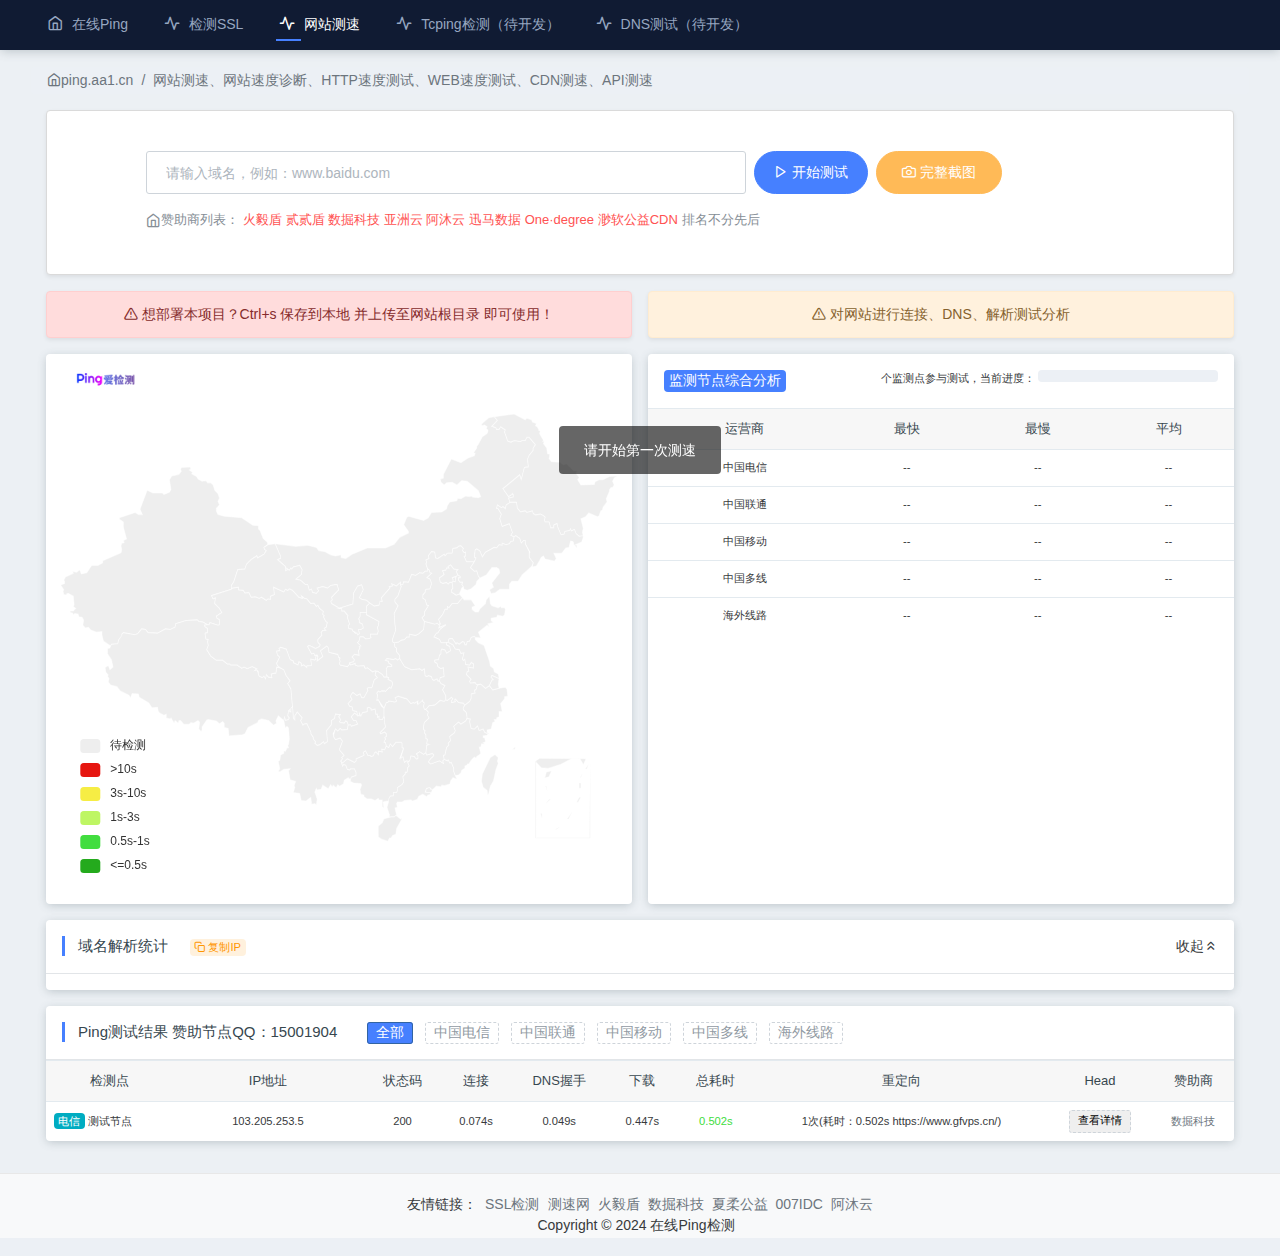
<file: http/index.html>
<!DOCTYPE html>
<html lang="zh">

<head>
    <meta http-equiv="Content-Type" content="text/html; charset=UTF-8">

    <title>网站测速_网站速度诊断_HTTP速度测速_WEB速度测试_CDN测速_API测速_多线路速度测试_多地区速度测试</title>

    <!-- Meta -->

    <meta http-equiv="X-UA-Compatible" content="IE=edge,chrome=1">
    <meta name="baidu-site-verification" content="codeva-8ZD7u7vbte">
    <meta name="keywords" content="在线ping,多地ping,多线路ping,持续ping,网络延迟测试,服务器延迟测试">
    <!-- Favicon icon -->
    <link rel="icon" href="https://ping.aa1.cn/favicon.ico" type="image/x-icon">
    <!-- vendor css -->
    <link rel="stylesheet" href="./assets/style.css">
    <style>
        .node_tr {
            height: 40px !important;
        }
        
        .real_ip {
            min-width: 140px;
        }
        
        .hover-button {
            padding: 1px 3px 3px 3px;
            height: 20px;
            line-height: 18px;
            color: #0c7df5;
            text-align: center;
            border: 1px solid #0c7df5;
            font-size: 12px;
            border-radius: 2px;
            margin-left: 3px;
            position: absolute;
            cursor: pointer;
            display: none;
            -ms-flex-align: center;
            align-items: center;
            background-color: #fff;
        }
        
        .hover-button:after {
            margin: 5px 0 0 2px;
            content: " ";
            border: 4px solid transparent;
            border-top-color: #0c7df5;
        }
        
        .hover-button>div {
            position: absolute;
            top: 16px;
            left: -2px;
            display: none;
            padding-top: 4px;
            z-index: 1;
        }
        
        .hover-button:hover>div {
            display: block;
        }
        
        .hover-button>div>ul {
            margin: 0;
            padding: 0;
            border: 1px solid #0c7df5;
            width: 100px;
            border-radius: 2px;
            background-color: #fff;
            z-index: 1;
        }
        
        .hover-button>div>ul li {
            list-style: none;
        }
        
        .hover-button>div>ul li a {
            color: #0c7df5;
            line-height: 24px;
            display: block;
            text-decoration: none;
            padding: 0 10px;
            text-align: left;
        }
        
        .hover-button>div>ul li a:hover {
            background-color: #f0f7ff;
        }
        
        table tbody tr:hover td .hover-button {
            display: -ms-inline-flexbox;
            display: inline-flex;
        }
        
        .btn_small {
            border: none;
            background: none;
            color: #ffffff;
            padding: 0;
            margin: 0;
            outline: none;
            background-color: #4680ff;
            padding: 0 3px;
            border-radius: 2px;
        }
        
        .btn_small:focus {
            outline: none;
        }
        
        tr.line_tr {
            height: 52px !important;
        }
    </style><input type="hidden" id="_o_dbjbempljhcmhlfpfacalomonjpalpko" data-inspect-config="7">
    <script type="text/javascript" src="chrome-extension://dbjbempljhcmhlfpfacalomonjpalpko/scripts/inspector.js"></script>
    <link rel="stylesheet" href="./assets/layer.css" id="layuicss-layer">
    <style type="text/css">
        #_copy {
            align-items: center;
            background: #4494d5;
            border-radius: 3px;
            color: #fff;
            cursor: pointer;
            display: flex;
            font-size: 13px;
            height: 30px;
            justify-content: center;
            position: absolute;
            width: 60px;
            z-index: 1000
        }
        
        #select-tooltip,
        #sfModal,
        .modal-backdrop,
        div[id^=reader-helper] {
            display: none!important
        }
        
        .modal-open {
            overflow: auto!important
        }
        
        ._sf_adjust_body {
            padding-right: 0!important
        }
        
        .enable_copy_btns_div {
            position: fixed;
            width: 154px;
            left: 10px;
            top: 45%;
            background: #e7f1ff;
            border: 2px solid #4595d5;
            font-weight: 600;
            border-radius: 2px;
            font-family: -apple-system, BlinkMacSystemFont, Segoe UI, PingFang SC, Hiragino Sans GB, Microsoft YaHei, Helvetica Neue, Helvetica, Arial, sans-serif, Apple Color Emoji, Segoe UI Emoji, Segoe UI Symbol;
            z-index: 5000
        }
        
        .enable_copy_btns_logo {
            width: 100%;
            background: #4595d5;
            text-align: center;
            font-size: 12px;
            color: #e7f1ff;
            line-height: 30px;
            height: 30px
        }
        
        .enable_copy_btns_btn {
            display: block;
            width: 128px;
            height: 28px;
            background: #7f5711;
            border-radius: 4px;
            color: #fff;
            font-size: 12px;
            border: 0;
            outline: 0;
            margin: 8px auto;
            font-weight: 700;
            cursor: pointer;
            opacity: .9
        }
        
        .enable_copy_btns_btn:hover {
            opacity: .8
        }
        
        .enable_copy_btns_btn:active {
            opacity: 1
        }
        /* 添加这个 CSS 规则 */
.headerDetails pre {
    text-align: left; /* 设置文本左对齐 */
    white-space: pre-wrap; /* 保留空格与换行，并且自动换行 */
}

    </style>
</head>

<body inmaintabuse="1" style="">
    <!-- [ Pre-loader ] start -->

    <!-- [ Pre-loader ] End -->

    <style>
        .top_contents {
            float: right !important;
        }
        
        .left-link {
            width: 500px;
            height: 80px;
            padding: 3px 8px;
            font-size: 13px;
            background-color: #f7fafc;
            line-height: 1.9;
            float: left !important;
            text-align: center !important;
        }
        
        .right-pic {
            margin-left: .5rem !important;
            float: right !important;
        }
    </style>


    <nav class="pcoded-navbar theme-horizontal">
        <div class="container">
            <div class="navbar-content">
                <ul class="nav pcoded-inner-navbar">

                    <li class="nav-item ">
                        <a href="https://ping.aa1.cn/"><span class="pcoded-micon"><i class="feather icon-home"></i></span><span class="pcoded-mtext">在线Ping</span></a>
                    </li>

                    <!--<li class="nav-item">-->
                    <!--    <a href="https://ping.aa1.cn/" title="在线ping、多地ping、持续ping"><span class="pcoded-micon"><i class="feather icon-activity"></i></span><span class="pcoded-mtext">网站测速</span></a>-->
                    <!--</li>-->

                    <!--<li class="nav-item ">-->
                    <!--    <a href="https://ping.aa1.cn/" title="在线tcping、多地tcping、持续tcping"><span class="pcoded-micon"><i class="feather icon-activity"></i></span><span class="pcoded-mtext">在线Tcping</span></a>-->
                    <!--</li>-->

                    <li class="nav-item ">
                        <a href="https://ssl.aa1.cn/" title="检测SSL"><span class="pcoded-micon"><i class="feather icon-activity"></i></span><span class="pcoded-mtext">检测SSL</span></a>
                    </li>
                    <li class="nav-item default-menu pcoded-trigger active">
                        <a href="https://ping.aa1.cn/http/" title="网站测速"><span class="pcoded-micon"><i class="feather icon-activity"></i></span><span class="pcoded-mtext">网站测速</span></a>
                    </li>
                    <li class="nav-item ">
                        <a href="https://ping.aa1.cn/" title="Tcping检测"><span class="pcoded-micon"><i class="feather icon-activity"></i></span><span class="pcoded-mtext">Tcping检测（待开发）</span></a>
                    </li>


                    <li class="nav-item ">
                        <a href="https://ping.aa1.cn/" title="DNS测试"><span class="pcoded-micon"><i class="feather icon-activity"></i></span><span class="pcoded-mtext">DNS测试（待开发）</span></a>
                    </li>




                </ul>
            </div>
        </div>
    </nav>

    <!-- [ Main Content ] start -->
    <div class="pcoded-main-container">
        <div class="pcoded-wrapper container">
            <div class="pcoded-content" id="screenshots">
                <div class="pcoded-inner-content">
                    <div class="main-body">
                        <div class="page-wrapper">
                            <div class="page-header">
                                <div class="page-block">
                                    <div class="row align-items-center">
                                        <div class="col-md-12">

                                            <ul class="breadcrumb">
                                                <li class="breadcrumb-item"><a href="https://ping.aa1.cn/"><i class="feather icon-home"></i>ping.aa1.cn</a></li>
                                                <li class="breadcrumb-item"><a href="https://ping.aa1.cn/ping/">网站测速、网站速度诊断、HTTP速度测试、WEB速度测试、CDN测速、API测速</a></li>

                                            </ul>
                                        </div>
                                    </div>
                                </div>
                            </div>
                            <!-- [ breadcrumb ] end -->
                            <!-- [ Main Content ] start -->


                            <div class="col-12 mb-3">
                                <div class="px-sm-4 py-sm-4 bg-white rounded-lg shadow-sm" style="height: 165px;border: 1px solid #dadada;">
                                    <div class="row align-items-center mt-3">
                                        <div class="col">
                                            <div class="row" style="margin-left: 75px;">
                                                <!-- IP 输入框 -->
                                                <input id="ip" type="text" class="form-control real_ip" value="" placeholder="请输入域名，例如：www.baidu.com" autocomplete="off" style="width: 600px;flex:none;">

                                                <!-- 历史记录列表 -->
                                                <div id="history-list" class="history-list" style="display:none;width: 600px; margin-left: 90px;">
                                                    <ul id="history_ul" style="margin:0;padding:0;"></ul>
                                                </div>

                                                <!-- 开始测试按钮 -->
                                                <button class="btn btn-primary has-ripple ml-2 mb-3 btn-radius" onclick="startTestWithUrlParam();">
                                                    <i class="feather icon-play"></i> 开始测试
                                                </button>
                                                <button id="takeScreenshot" class="btn btn-warning ml-2 mb-3 btn-radius" style="min-width:126px;" onclick="select_screenshot('tcping8.com');">
                                                    <i class="feather icon-camera"></i> 完整截图
                                                </button>
                                                <div style="display: flex;flex-wrap: nowrap;align-items: center;">

                                                    <span class="text-muted" style="font-size: 13px; display: flex; align-items: center;"><i class="feather icon-home" style="font-size: 15px;"></i> 赞助商列表：<span class="text-danger mx-1">火毅盾 贰贰盾 数掘科技 亚洲云 阿沐云 迅马数据 One·degree 渺软公益CDN </span>排名不分先后

                                                    </span>
                                                </div>

                                            </div>

                                            <script>
                                                function startTestWithUrlParam() {
                                                    var ip = document.getElementById('ip').value; // 获取输入框中的值
                                                    if (ip) {
                                                        // 构建跳转的 URL，假设 url 为当前页面的基础 URL
                                                        var redirectUrl = window.location.pathname + '?url=' + encodeURIComponent(ip);
                                                        window.location.href = redirectUrl; // 跳转到新 URL
                                                    } else {
                                                        // alert("请输入有效的 IP 或域名");
                                                        layer.msg('<span style=\'color:#fff\'> 请输入有效的IP或域名</span>', {
                                                            time: 2000
                                                        });
                                                    }
                                                }
                                            </script>

                                            <!--<div class="row" style="margin-left: 75px;">-->
                                            <!-- 线路选择复选框 -->
                                            <!--    <label class="custom-control custom-checkbox done-task">-->
                                            <!--        <input type="checkbox" name="line" value="1" class="custom-control-input" checked="">-->
                                            <!--        <span class="custom-control-label"> 中国电信</span>-->
                                            <!--    </label>-->

                                            <!--    <label class="custom-control custom-checkbox done-task ml-3">-->
                                            <!--        <input type="checkbox" name="line" value="2" class="custom-control-input" checked="">-->
                                            <!--        <span class="custom-control-label"> 中国联通</span>-->
                                            <!--    </label>-->

                                            <!--    <label class="custom-control custom-checkbox done-task ml-3">-->
                                            <!--        <input type="checkbox" name="line" value="3" class="custom-control-input" checked="">-->
                                            <!--        <span class="custom-control-label"> 中国移动</span>-->
                                            <!--    </label>-->

                                            <!--    <label class="custom-control custom-checkbox done-task ml-3">-->
                                            <!--        <input type="checkbox" name="line" value="4" class="custom-control-input" checked="">-->
                                            <!--        <span class="custom-control-label"> 中国多线</span>-->
                                            <!--    </label>-->

                                            <!--    <label class="custom-control custom-checkbox done-task ml-3">-->
                                            <!--        <input type="checkbox" name="line" value="5" class="custom-control-input" checked="">-->
                                            <!--        <span class="custom-control-label"> 海外线路</span>-->
                                            <!--    </label>-->
                                            <!--</div>-->
                                        </div>
                                    </div>
                                </div>
                            </div>

                            <div class="col-12">
                                <div class="row">
                                    <div class="col-6 pr-2">
                                        <div class="alert alert-danger text-center shadow-sm" role="alert">
                                            <i class="feather icon-alert-triangle"></i> 想部署本项目？Ctrl+s 保存到本地 并上传至网站根目录 即可使用！

                                        </div>
                                    </div>

                                    <div class="col-6 pl-2">
                                        <div class="alert alert-warning text-center shadow-sm" role="alert">
                                            <i class="feather icon-alert-triangle"></i> 对网站进行连接、DNS、解析测试分析
                                        </div>
                                    </div>

                                </div>
                            </div>

                            <div class="col-12">

                                <div class="row">
                                    <div class="col-6 pr-2">
                                        <div class="card mb-3" id="china_map" style="height: 550px; margin-bottom: 20px; -webkit-tap-highlight-color: transparent; user-select: none; position: relative;" _echarts_instance_="ec_1732243691272">
                                            <div style="position: relative; overflow: hidden; width: 586px; height: 550px; padding: 0px; margin: 0px; border-width: 0px;"><canvas data-zr-dom-id="zr_0" width="1172" height="1100" style="position: absolute; left: 0px; top: 0px; width: 586px; height: 550px; user-select: none; -webkit-tap-highlight-color: rgba(0, 0, 0, 0); padding: 0px; margin: 0px; border-width: 0px;"></canvas></div>
                                            <div></div>
                                        </div>
                                    </div>

                                    <div class="col-6 pl-2">
                                        <div class="card mb-3" style="height:550px;margin-bottom:20px;">

                                            <ul class="nav nav-pills m-3" id="pills-tab" role="tablist" style="display:block;">
                                                <li class="nav-item" style="float:left;">
                                                    <a class="nav-link active" style="padding: 0 5px 1px 5px;" id="pills-home-tab" data-toggle="pill" href="https://ping.aa1.cn/ping/#china_region" role="tab" aria-controls="pills-home" aria-selected="true" oncontextmenu="return false;" ondragstart="return false;">监测节点综合分析</a>
                                                </li>


                                                <div class="small" style="float:right;"><span class="badge badge-light-primary" id="ip-count"></span> 个监测点参与测试，当前进度：
                                                    <span id="complete_progress" class="progress" style="display:inline-flex;width: 180px;height: 12px;">
<div class="progress-bar" role="progressbar" style="" aria-valuenow="100" aria-valuemin="0" aria-valuemax="100"></div>
</span>
                                                </div>

                                            </ul>
                                            <div class="tab-content" id="pills-tabContent">
                                                <div class="tab-pane fade active show" id="china_region" role="tabpanel" aria-labelledby="pills-home-tab">

                                                    <div class="table-responsive">
                                                        <div class="table-responsive">
                                                            <table class="table table-hover nowrap small table-sm" id="operator-latency-table">
                                                                <thead>
                                                                    <tr>
                                                                        <th>运营商</th>
                                                                        <th>最快</th>
                                                                        <th>最慢</th>
                                                                        <th>平均</th>
                                                                    </tr>
                                                                </thead>
                                                                <tbody>
                                                                    <tr>
                                                                        <td>中国电信</td>
                                                                        <td id="dx_fast">
                                                                            <div class="">--</div>
                                                                        </td>
                                                                        <td id="dx_slow">
                                                                            <div class="">--</div>
                                                                        </td>
                                                                        <td id="dx_avg">
                                                                            <div class="">--</div>
                                                                        </td>
                                                                    </tr>
                                                                    <tr>
                                                                        <td>中国联通</td>
                                                                        <td id="cu_fast">
                                                                            <div class="">--</div>
                                                                        </td>
                                                                        <td id="cu_slow">
                                                                            <div class="">--</div>
                                                                        </td>
                                                                        <td id="cu_avg">
                                                                            <div class="">--</div>
                                                                        </td>
                                                                    </tr>
                                                                    <tr>
                                                                        <td>中国移动</td>
                                                                        <td id="cm_fast">
                                                                            <div class="">--</div>
                                                                        </td>
                                                                        <td id="cm_slow">
                                                                            <div class="">--</div>
                                                                        </td>
                                                                        <td id="cm_avg">
                                                                            <div class="">--</div>
                                                                        </td>
                                                                    </tr>
                                                                    <tr>
                                                                        <td>中国多线</td>
                                                                        <td id="dx_multi_fast">
                                                                            <div class="">--</div>
                                                                        </td>
                                                                        <td id="dx_multi_slow">
                                                                            <div class="">--</div>
                                                                        </td>
                                                                        <td id="dx_multi_avg">
                                                                            <div class="">--</div>
                                                                        </td>
                                                                    </tr>
                                                                    <tr>
                                                                        <td>海外线路</td>
                                                                        <td id="hw_fast">
                                                                            <div class="">--</div>
                                                                        </td>
                                                                        <td id="hw_slow">
                                                                            <div class="">--</div>
                                                                        </td>
                                                                        <td id="hw_avg">
                                                                            <div class="">--</div>
                                                                        </td>
                                                                    </tr>
                                                                </tbody>
                                                            </table>

                                                        </div>


                                                    </div>


                                                </div>
                                            </div>

                                        </div>
                                    </div>
                                </div>

                            </div>

                            <div class="" style="display:flex;">
                                <div class="col-12">
                                    <div class="card mb-3">
                                        <div class="card-header p-3">
                                            <span class="float-left">
                                                <span class="class_hr"></span>
                                            <h5 class="ml-3">域名解析统计</h5>
                                            <!-- IP 数量会动态更新 -->
                                            <span class="badge badge-light-primary small" id="ip-count"></span>
                                            <!-- 复制IP的按钮, data-clipboard-text 动态更新 -->
                                            <a href="javascript:;" class="copy_ip" data-clipboard-text="">
                                                <span class="badge badge-light-warning small ml-2">
                                                        <i class="feather icon-copy"></i> 复制IP
                                                    </span>
                                            </a>
                                            </span>
                                            <span class="float-right mr-0 noselect">
                                                <a class="pointer show_hide" onclick="ipv4_list_sh()">收起<i class="feather icon-chevrons-up"></i></a>
                                            </span>
                                        </div>
                                        <div class="ipv4_list card-body p-2">
                                            <ul class="ip_list m-0 p-0">
                                                <!-- IP 列表会动态生成 -->
                                            </ul>
                                        </div>
                                    </div>
                                </div>
                            </div>






                            <div class="" style="display:flex;">
                                <div class="col-12">
                                    <div class="card mb-3">
                                        <div class="card-header p-3">
                                            <span class="float-left">
                                                <span class="class_hr"></span>
                                            <h5 class="ml-3">Ping测试结果 赞助节点QQ：15001904</h5>

                                            <!-- 线路选择 -->
                                            <label class="Bee-radio done-task ml-3">
                                                    <input type="radio" name="filter_line" value="all" class="custom-control-input" checked="">
                                                    <span class="custom-control-label2"> 全部</span>
                                                </label>
                                            <label class="Bee-radio done-task ml-2">
                                                    <input type="radio" name="filter_line" value="1" class="custom-control-input">
                                                    <span class="custom-control-label2"> 中国电信</span>
                                                </label>
                                            <label class="Bee-radio done-task ml-2">
                                                    <input type="radio" name="filter_line" value="2" class="custom-control-input">
                                                    <span class="custom-control-label2"> 中国联通</span>
                                                </label>
                                            <label class="Bee-radio done-task ml-2">
                                                    <input type="radio" name="filter_line" value="3" class="custom-control-input">
                                                    <span class="custom-control-label2"> 中国移动</span>
                                                </label>
                                            <label class="Bee-radio done-task ml-2">
                                                    <input type="radio" name="filter_line" value="4" class="custom-control-input">
                                                    <span class="custom-control-label2"> 中国多线</span>
                                                </label>
                                            <label class="Bee-radio done-task ml-2">
                                                    <input type="radio" name="filter_line" value="5" class="custom-control-input">
                                                    <span class="custom-control-label2"> 海外线路</span>
                                                </label>
                                            </span>
                                            <!--<label class="Bee-radio done-task ml-2">-->
                                            <!--        <input type="radio" name="filter_line" value="6" class="custom-control-input">-->
                                            <!--        <span class="custom-control-label2"> 响应超时</span>-->
                                            <!--    </label>-->
                                            <!--</span>-->
                                            <label class="Bee-radio done-task ml-2 label_filter_ip" style="display:none">
                                                <input type="radio" class="custom-control-input" checked="">
                                                <span class="custom-control-label2 filter_ip">--</span>
                                            </label>
                                        </div>

                                        <div class="dt-responsive table-responsive">
                                            <table id="simpletable" class="table table-hover nowrap small">
                                                <thead>
        <tr>
            <th>检测点</th>
            <th>IP地址</th>
            <th>状态码</th>
            <th>连接</th>
            <th>DNS握手</th>
            <th>下载</th>
            <th>总耗时</th>
            <th>重定向</th>
            <th>Head</th>
            <th>赞助商</th>
        </tr>
    </thead>
    <tbody><tr node="北京市｜一区" node_type="1" class="node_tr" offline="0" id="row_北京市｜一区">
            <td class="text-left">
                <span class="badge badge-info">电信</span> 测试节点
            </td>
            <td class="real_ip" id="real_ip_北京市｜一区">103.205.253.5</td>
            <td id="last_status_code_北京市｜一区">200</td>
            <td id="last_connect_time_北京市｜一区">0.074s</td>
            <td id="last_dns_time_北京市｜一区">0.049s</td>
            <td id="last_download_time_北京市｜一区">0.447s</td>
            <td id="last_total_time_北京市｜一区" style="color: rgb(65, 221, 64);">0.502s</td>
            <td id="last_is_redirect_北京市｜一区">1次(耗时：0.502s  https://www.gfvps.cn/)</td>
            <td id="last_header_info_北京市｜一区">
                <button class="toggleHeader custom-control-label2" data-city="北京市｜一区">查看详情</button>
            </td>
            <td id="last_zzs_数掘科技">
                <a href="http://gfvps.cn" target="_blank">数掘科技</a>
            </td>
        </tr>
        </tbody>
                                            </table>


                                        </div>
                                    </div>
                                </div>
                            </div>


                        </div>
                    </div>



                    <!-- [ Main Content ] end -->


                </div>
            </div>

        </div>
    </div>





    <div class="footer">
        <div class="card-body justify-content-between align-items-center">
            <span class="d-flex justify-content-center">友情链接： 
                <span class="ml-2"><a href="https://ssl.aa1.cn/" target="_blank">SSL检测</a></span>
            <span class="ml-2"><a href="https://cesu.net/" target="_blank">测速网</a></span>
            <span class="ml-2"><a href="https://hydun.com/" target="_blank">火毅盾</a></span>
            <span class="ml-2"><a href="https://gfvps.cn/" target="_blank">数掘科技</a></span>
            <span class="ml-2"><a href="https://www.aa1.cn/" target="_blank">夏柔公益</a></span>
            <span class="ml-2"><a href="https://007idc.cn/" target="_blank">007IDC</a></span>
            <span class="ml-2"><a href="https://amuyun.cn/" target="_blank">阿沐云</a></span>
            </span>
            <span class="d-flex justify-content-center">Copyright © 2024 在线Ping检测<span class="ml-2"><a href="https://beian.miit.gov.cn/" target="beian_blank"></a></span></span>
        </div>
    </div>
    <script src="./assets/jquery-1.10.2.min.js"></script>
    <script src="./assets/clipboard.min.js"></script>
    <!-- Matomo -->

    <!-- Required Js -->
    <script src="./assets/vendor-all.min.js"></script>
    <script src="./assets/bootstrap.min.js"></script>
    <script src="./assets/ripple.js"></script>
    <script src="./assets/prism.js"></script>
    <script src="./assets/dom-to-image.min.js"></script>
    <script src="./assets/FileSaver.min.js"></script>
    <script src="./assets/isotope.pkgd.min.js"></script>
    <script src="./assets/layer.js"></script>
    <script src="./assets/index.js"></script>
    <script src="./assets/jquery.cookie.js"></script>
    <script src="./assets/echarts.min.js"></script>
    <script src="./assets/china.js"></script>
    <!-- End Matomo Code -->
    <script src="https://code.jquery.com/jquery-3.6.0.min.js"></script>

    <script>
        let socket;
        let cityList = [];
        let messageCount = 0; // 初始化消息计数器
        let tableBody = document.querySelector("#simpletable tbody");

        // 获取 URL 参数中的域名
        function getUrlParam(name) {
            const urlParams = new URLSearchParams(window.location.search);
            return urlParams.get(name);
        }

        // 连接 WebSocket
        function connectWebSocket() {
            const domain = getUrlParam('url');

            if (!domain) {
                console.error("URL 参数中缺少 'url'，未连接 WebSocket");
                layer.msg('<span style="color:#fff">请开始第一次测速</span>', {
                    time: 2000
                });
                return;
            }

            socket = new WebSocket("wss://wss.http.ping.aa1.cn:8766"); 

            // 连接成功
            socket.onopen = () => {
                console.log("连接成功！等待数据...");
                cityList = [];
                tableBody.innerHTML = ""; // 清空表格

                // 开始请求数据
                requestData(domain);
            };

            // 接收 WebSocket 数据
            socket.onmessage = (event) => {
                let data = JSON.parse(event.data);

                // 接收到城市列表
                if (data.status === "success" && data.city_list) {
                    cityList = data.city_list;
                    displayCityList(cityList);
                    // alert(data.jc_Count);
                    jc_Count_i = data.jc_Count;
                }

                // 接收到每个城市的 Ping 测试结果
                if (data.status === "success" && data.results) {
                    updatePingResults(data.results);
                    messageCount++;

                    // 更新监测点计数
                    const jcCount = jc_Count_i;
                    document.getElementById("ip-count").textContent = jcCount;

                    // 动态更新进度条
                    const progress = Math.min((messageCount / jcCount) * 100, 100); // 计算百分比
                    const progressBar = document.querySelector("#complete_progress .progress-bar");
                    progressBar.style.width = `${progress}%`;
                    progressBar.setAttribute("aria-valuenow", progress);
                    progressBar.textContent = `${Math.round(progress)}%`;

                    // 检测是否完成
                    if (messageCount >= jcCount) {
                        // alert("检测完毕！");
                        layer.msg('<span style=\'color:#fff\'>检测完毕，大佬请查阅！</span>', {
                            time: 2000
                        });
                    }
                }

                // 错误信息
                if (data.status === "error") {
                    console.error("Error:", data.msg);
                }
            };

            // WebSocket 连接关闭
            socket.onclose = () => {
                console.log("WebSocket连接已关闭");
                setTimeout(connectWebSocket, 5000); // 尝试重新连接
            };

            socket.onerror = (error) => {
                console.error("WebSocket 错误:", error);
            };
        }


        // 请求数据（将域名传递给 WebSocket）
        function requestData(domain) {
            if (domain === "") {
                alert("请输入有效的域名或IP！");
                return;
            }

            // 确保 WebSocket 已连接并处于打开状态
            if (socket.readyState === WebSocket.OPEN) {
                socket.send(JSON.stringify({
                    action: "ping",
                    domain: domain
                }));

                console.log("发送ping请求给 WebSocket服务器：", domain);
            } else {
                console.error("WebSocket 连接未打开，无法发送请求！");
            }
        }

        // 页面加载时初始化 WebSocket 连接
        window.onload = connectWebSocket;


        // 显示城市和运营商列表
function displayCityList(cities) {
    let tableHeader = document.querySelector("#simpletable thead");
    tableHeader.innerHTML = `
        <tr>
            <th>检测点</th>
            <th>IP地址</th>
            <th>状态码</th>
            <th>连接</th>
            <th>DNS握手</th>
            <th>下载</th>
            <th>总耗时</th>
            <th>重定向</th>
            <th>Head</th>
            <th>赞助商</th>
        </tr>
    `;

    // 清空表格
    let tableBody = document.querySelector("#simpletable tbody");
    tableBody.innerHTML = "";

    // 根据城市列表动态生成表格
    cities.forEach(city => {
        let tr = document.createElement('tr');
        tr.setAttribute('node', city.city);
        tr.setAttribute('node_type', city.node_type);
        tr.setAttribute('class', 'node_tr');
        tr.setAttribute('offline', '0');
        tr.setAttribute('id', `row_${city.city}`); // 为每个城市行设置唯一ID

        // 根据 city.operator 设置不同的 badge 样式
        let badgeClass = '';
        switch (city.operator) {
            case '电信':
                badgeClass = 'badge badge-info'; // 电信为 badge-info
                break;
            case '联通':
                badgeClass = 'badge badge-warning'; // 联通为 badge-warning
                break;
            case '移动':
                badgeClass = 'badge badge-success'; // 移动为 badge-success
                break;
            case '多线':
                badgeClass = 'badge badge-danger'; // 多线为 badge-danger
                break;
            default:
                badgeClass = 'badge badge-secondary'; // 默认设置为其他样式
                break;
        }

        tr.innerHTML = `
            <td class="text-left">
                <span class="${badgeClass}">${city.operator}</span> ${city.city}
            </td>
            <td class="real_ip" id="real_ip_${city.city}">
                <div class="spinner-border text-primary" style="width:1.2rem;height:1.2rem;" role="status">
                    <span class="sr-only">Loading...</span>
                </div>
            </td>
            <td id="last_status_code_${city.city}">
                <div class="spinner-border text-primary" style="width:1.2rem;height:1.2rem;" role="status">
                    <span class="sr-only">Loading...</span>
                </div>
            </td>
            <td id="last_connect_time_${city.city}">
                <div class="spinner-border text-primary" style="width:1.2rem;height:1.2rem;" role="status">
                    <span class="sr-only">Loading...</span>
                </div>
            </td>
            <td id="last_dns_time_${city.city}">
                <div class="spinner-border text-primary" style="width:1.2rem;height:1.2rem;" role="status">
                    <span class="sr-only">Loading...</span>
                </div>
            </td>
            <td id="last_download_time_${city.city}">
                <div class="spinner-border text-primary" style="width:1.2rem;height:1.2rem;" role="status">
                    <span class="sr-only">Loading...</span>
                </div>
            </td>
            <td id="last_total_time_${city.city}">
                <div class="spinner-border text-primary" style="width:1.2rem;height:1.2rem;" role="status">
                    <span class="sr-only">Loading...</span>
                </div>
            </td>
            <td id="last_is_redirect_${city.city}">
                <div class="spinner-border text-primary" style="width:1.2rem;height:1.2rem;" role="status">
                    <span class="sr-only">Loading...</span>
                </div>
            </td>
            <td id="last_header_info_${city.city}">
                <a class="show_head_button" node="${city.city}" href="javascript:;">查看详情</a>
            </td>
            <td id="last_zzs_${city.zzs}">
                <a href="${city.zzs_url}" target="_blank">${city.zzs}</a>
            </td>
        `;

        tableBody.appendChild(tr);

        // 为每个 "查看详情" 按钮添加点击事件
        const showButton = tr.querySelector('.show_head_button');
        showButton.addEventListener('click', function () {
            let detailRow = document.getElementById(`head_show_${city.city}`);

            if (!detailRow) {
                // 如果没有找到详情行，则创建并插入
                detailRow = document.createElement('tr');
                detailRow.setAttribute('id', `head_show_${city.city}`);
                detailRow.setAttribute('class', 'head_info');
                detailRow.style.backgroundColor = '#f9fbff'; // 可以根据需要设置样式
                detailRow.innerHTML = `
                    <td colspan="10">
                        <pre style="text-align: left;white-space: pre-wrap;">${city.headers || ''}</pre>
                    </td>
                `;
                // 在该城市行下面插入详情行
                tr.insertAdjacentElement('afterend', detailRow);
                showButton.textContent = '收起';
            } else {
                // 如果已存在详情行，则删除
                detailRow.remove();
                showButton.textContent = '查看详情';
            }
        });
    });
}

        // 存储 IP 地址和其出现次数
        let ipCounts = {};




        // 更新所有城市的 Ping 测试结果
        function updatePingResults(results) {
    console.log("Received results:", results); // 打印数据查看结构

    results.forEach(result => {
        // 直接访问 result 中的数据
        const province = result.province.trim(); // 省份名称
        const city = result.city.trim(); // 城市名称
        const totalTime = parseFloat(result.timing.total_time); // 总消耗时间
        let is_redirect = result.is_redirect; // 是否重定向

        const loaclurl = result.loaclurl; // 是否重定向

        const loaclurl_time = result.loaclurl_time; // 是否重定向
        if (is_redirect) {
            is_redirect = '1次' + '(耗时：' + loaclurl_time +'s  ' + loaclurl +')';
        } else {
            is_redirect = '否';
        }


        const firstResult = Array.isArray(result.results) && result.results.length > 0 ? result.results[0] : null;

const rediretc_status_code = firstResult ? firstResult.status_code : null;
        const ip_address = result.ip_address; // 获取IP地址
        const status_code = result.status_code; // 状态码
        const headers = result.headers; // 获取头部信息

        const connectTime = parseFloat(result.timing.connect_time); // 连接时间

        // const loaclurl_time = result.loaclurl_time; // 链接跳转网站的耗时

        // const loaclurl = result.loaclurl; // 链接跳转网站的url


        const redirect_info = result.redirect_info; // 链接跳转网站的头部信息

       const dnsTime = parseFloat(result.timing.dns_time); // DNS 连接时间
        const downloadTime = parseFloat(result.timing.download_time); // 下载时间

        const operator = result.operator ? result.operator.trim() : '未知运营商'; // 运营商名称

        console.log(province, city, totalTime, ip_address, is_redirect, loaclurl, rediretc_status_code, status_code, dnsTime,connectTime, downloadTime, operator);

        // 根据运营商分类存储延迟时间
        switch (operator) {
            case '电信':
                if (totalTime > 0) latencyData.dx.push({
                    time: totalTime,
                    city
                });
                break;
            case '联通':
                if (totalTime > 0) latencyData.cu.push({
                    time: totalTime,
                    city
                });
                break;
            case '移动':
                if (totalTime > 0) latencyData.cm.push({
                    time: totalTime,
                    city
                });
                break;
            case '多线':
                if (totalTime > 0) latencyData.dx_multi.push({
                    time: totalTime,
                    city
                });
                break;
            case '海外':
                if (totalTime > 0) latencyData.hw.push({
                    time: totalTime,
                    city
                });
                break;
            default:
                console.log(`无法识别的运营商: ${operator}`);
                break;
        }

        // 查找省份对象
        const provinceData = mydata.find(item => item.name === province);

        if (provinceData) {
            // 确保 provinceData.cityes 是一个数组
            if (!Array.isArray(provinceData.cityes)) {
                provinceData.cityes = [];
            }

            // 检查是否已有该城市数据
            let cityData = provinceData.cityes.find(cityEntry => cityEntry.name === city);

            if (cityData) {
                // 更新城市的响应时间和运营商
                cityData.time = totalTime;
                cityData.operator = operator;
            } else {
                // 如果没有该城市数据，新增
                provinceData.cityes.push({
                    name: city,
                    time: totalTime,
                    operator: operator
                });
            }

            // 计算该省份的平均响应时间
            const validTimes = provinceData.cityes
                .map(cityEntry => cityEntry.time)
                .filter(t => t > 0); // 只统计有效时间

            if (validTimes.length > 0) {
                const averageTime = (
                    validTimes.reduce((sum, t) => sum + t, 0) / validTimes.length
                ).toFixed(2); // 计算平均值

                // 更新该省的 value，用于地图渲染
                provinceData.value = parseFloat(averageTime);
            } else {
                // 如果没有有效数据，设为默认值 0
                provinceData.value = 0;
            }
        }

        // 更新表格中的城市响应时间和 IP
        updateCityInfo(city, ip,ip_address, is_redirect, rediretc_status_code, status_code, connectTime,loaclurl, dnsTime, downloadTime, totalTime, headers, redirect_info);

    });

    // 更新地图渲染
    china_map.setOption({
        series: [{
            data: mydata // 使用更新后的 mydata
        }]
    });

    // 计算并显示每个运营商的最慢、最快和平均延迟
    updateOperatorLatency();
}

        // 更新城市信息（响应时间、IP 和其他相关字段）
function updateCityInfo(city, totalTime, ip, connectTime, dnsTime, downloadTime) {
    const row = document.querySelector(`#city-info-table tr[data-city='${city}']`);
    if (row) {
        // 更新表格中的数据
        row.querySelector('.city-time').textContent = totalTime.toFixed(2); // 更新响应时间（总时间）
        row.querySelector('.city-ip').textContent = ip; // 更新IP地址
        row.querySelector('.city-connect-time').textContent = connectTime.toFixed(2); // 连接时间
        row.querySelector('.city-dns-time').textContent = dnsTime.toFixed(2); // DNS 时间
        row.querySelector('.city-download-time').textContent = downloadTime.toFixed(2); // 下载时间
    } else {
        // 如果该城市没有对应的行，创建新的行
        const newRow = document.createElement('tr');
        newRow.setAttribute('data-city', city);
        newRow.innerHTML = `
            <td>${city}</td>
            <td class="city-time">${totalTime.toFixed(2)}</td>
            <td class="city-ip">${ip}</td>
            <td class="city-connect-time">${connectTime.toFixed(2)}</td>
            <td class="city-dns-time">${dnsTime.toFixed(2)}</td>
            <td class="city-download-time">${downloadTime.toFixed(2)}</td>
        `;
        document.querySelector('#city-info-table tbody').appendChild(newRow);
    }
}

        // 计算并显示每个运营商的最慢、最快和平均延迟
        function updateOperatorLatency() {
            Object.keys(latencyData).forEach(key => {
                // 过滤掉无效的 time=0 值
                const validEntries = latencyData[key].filter(entry => entry.time > 0); // 只保留有效数据
                console.log(`运营商: ${key}, 有效延迟数据:`, validEntries);

                if (validEntries.length > 0) {
                    // 找到最快和最慢的条目
                    const fastestEntry = validEntries.reduce((min, entry) => entry.time < min.time ? entry : min);
                    const slowestEntry = validEntries.reduce((max, entry) => entry.time > max.time ? entry : max);

                    // 提取相关数据
                    const fastestTime = fastestEntry.time.toFixed(2);
                    const fastestCity = fastestEntry.city;
                    const slowestTime = slowestEntry.time.toFixed(2);
                    const slowestCity = slowestEntry.city;

                    // 计算平均值
                    const averageTime = (
                        validEntries.reduce((sum, entry) => sum + entry.time, 0) / validEntries.length
                    ).toFixed(2);

                    // 更新表格的值
                    const fastElement = document.getElementById(`${key}_fast`);
                    const slowElement = document.getElementById(`${key}_slow`);
                    const avgElement = document.getElementById(`${key}_avg`);

                    if (fastElement && slowElement && avgElement) {
                        fastElement.textContent = `${fastestTime}s (${fastestCity})`;
                        slowElement.textContent = `${slowestTime}s (${slowestCity})`;
                        avgElement.textContent = `${averageTime}s`;
                    }
                } else {
                    // 如果没有有效数据，显示 "N/A"
                    const fastElement = document.getElementById(`${key}_fast`);
                    const slowElement = document.getElementById(`${key}_slow`);
                    const avgElement = document.getElementById(`${key}_avg`);

                    if (fastElement && slowElement && avgElement) {
                        fastElement.textContent = "N/A";
                        slowElement.textContent = "N/A";
                        avgElement.textContent = "N/A";
                    }
                }
            });
        }

        // 初始化延迟数据对象
        let latencyData = {
            "dx": [], // 电信
            "cu": [], // 联通
            "cm": [], // 移动
            "dx_multi": [], // 多线
            "hw": [] // 海外
        };

        // 记录 IP 出现的次数
        const ipCounts2 = {};

// 更新城市信息（响应时间、IP 和其他相关字段）
function updateCityInfo(city, ip, ip_address, is_redirect, redirect_status_code, status_code, connectTime, loaclurl, dnsTime, downloadTime, totalTime, headers, redirect_info) {
    // 获取对应城市的元素
    const ipElement = document.getElementById(`real_ip_${city}`);
    const totalTimeElement = document.getElementById(`last_total_time_${city}`);
    const connectTimeElement = document.getElementById(`last_connect_time_${city}`);
    const dnsTimeElement = document.getElementById(`last_dns_time_${city}`);
    const downloadTimeElement = document.getElementById(`last_download_time_${city}`);
    const statusCodeElement = document.getElementById(`last_status_code_${city}`);
    const isRedirectElement = document.getElementById(`last_is_redirect_${city}`);
    const headerInfoElement = document.getElementById(`last_header_info_${city}`);
    
    // 如果元素存在，则更新其内容
    if (ipElement && totalTimeElement && connectTimeElement && dnsTimeElement && downloadTimeElement) {
        // 更新 IP 信息
        ipElement.innerHTML = ip_address || "<font color='red'>检测错误</font>";

        // 更新总时间（Total Time）
        totalTimeElement.textContent = `${totalTime}s`;
        // 设置 totalTime 字体颜色
        if (totalTime === 0) {
            totalTimeElement.style.color = 'red';
        } else if (totalTime > 0 && totalTime <= 0.5) {
            totalTimeElement.style.color = '#41dd40';
        } else if (totalTime > 0.5 && totalTime <= 1) {
            totalTimeElement.style.color = '#41dd40';
        } else if (totalTime > 1 && totalTime <= 3) {
            totalTimeElement.style.color = '#bdf764';
        } else if (totalTime > 3 && totalTime <= 10) {
            totalTimeElement.style.color = '#f69933';
        } else if (totalTime > 10) {
            totalTimeElement.style.color = 'red';
        }

 // 记录有效的 IP 地址
                if (ip_address && ip_address !== "未知3" && !ipCounts2[ip_address]) {
                    ipCounts2[ip_address] = 1; // 确保不重复记录同一个 IP
                }

                // 更新 IP 列表和 IP 数量显示
                updateIPList(ip_address);
            
        // 更新连接时间（Connect Time）
        connectTimeElement.textContent = `${connectTime}s`;

        // 更新 DNS 时间（DNS Time）
        dnsTimeElement.textContent = `${dnsTime}s`;

        // 更新下载时间（Download Time）
        downloadTimeElement.textContent = `${downloadTime}s`;

        // 如果存在状态码和重定向等字段，则更新它们
        if (statusCodeElement) {
            statusCodeElement.textContent = status_code;
        }
        if (isRedirectElement) {
            isRedirectElement.textContent = is_redirect;
        }

        // 如果存在请求头信息，更新并添加显示/隐藏按钮
        if (headerInfoElement) {
            // 使用 <div> 包裹请求头信息，添加按钮控制显示
            let redirectContent = '';
            if (redirect_info) {
                redirectContent = `<br>${redirect_info}`;
            }

            headerInfoElement.innerHTML = `
                <button class="toggleHeader custom-control-label2" data-city="${city}">查看详情</button>
                <div class="headerDetails" id="headerDetails_${city}" style="display:none;">
                    <pre>${headers}
                    <br>${redirectContent}</pre>
                </div>
            `;

            // 为按钮添加点击事件，切换详情显示状态
            $('.toggleHeader[data-city="' + city + '"]').click(function () {
                const headerDetails = $('#headerDetails_' + city);
                const button = $(this);
                const detailRowId = `head_show_${city}`;
                let detailRow = document.getElementById(detailRowId);

                // 如果详情行不存在，则创建并插入
                if (!detailRow) {
                    detailRow = document.createElement('tr');
                    detailRow.setAttribute('id', detailRowId);
                    detailRow.setAttribute('class', 'head_info');
                    detailRow.style.backgroundColor = '#f9fbff'; // 可以根据需要设置样式
                    detailRow.innerHTML = `
                        <td colspan="10">
                            <pre style="text-align: left;white-space: pre-wrap;">${headers}<br>${redirectContent}</pre>
                        </td>
                    `;
                    // 在该城市行下面插入详情行
                    document.getElementById(`row_${city}`).insertAdjacentElement('afterend', detailRow);
                    button.text('收起');
                } else {
                    // 如果已经显示，则隐藏并删除详情行
                    detailRow.remove();
                    button.text('查看详情');
                }
            });
            
           
        }
    } else {
        console.log(`Some elements for city ${city} were not found.`);
    }
}


// 更新 IP 列表
function updateIPList(ip_address) {
    console.log("更新IP列表开始");

    let ipListContainer = document.querySelector(".ip_list");
    ipListContainer.innerHTML = "";

    let totalCities = 0;
    Object.keys(ipCounts2).forEach(ip_address => {
        totalCities += ipCounts2[ip_address];
    });

    console.log("总城市数: ", totalCities);

    let ipCountBadge = document.getElementById("ip-count");
    if (ipCountBadge) {
        ipCountBadge.textContent = totalCities;
        console.log("更新IP计数徽章: ", totalCities);
    }

    Object.keys(ipCounts2).forEach(ip_address => {
        let count = ipCounts2[ip_address];
        let percentage = ((count / totalCities) * 100).toFixed(2);

        console.log(`IP地址: ${ip_address}, 数量: ${count}, 百分比: ${percentage}%`);

        let ipItem = document.createElement('a');
        ipItem.setAttribute('title', `点击筛选`);
        ipItem.setAttribute('class', 'pointer noselect');
        ipItem.setAttribute('onclick', `filter_ip('${ip_address}')`);
        ipItem.innerHTML = `
        <li><span class="ml-3">${ip_address}</span><span class="text-primary float-right mr-3">${percentage}%</span></li>
        `;
        ipListContainer.appendChild(ipItem);
    });

    let clipboardTextElement = document.querySelector(".copy_ip");
    if (clipboardTextElement) {
        // 获取所有有效 IP 地址
        let ipList = Object.keys(ipCounts2).filter(ip_address => ip_address !== "未知4");

        console.log("有效IP地址列表: ", ipList);

        if (ipList.length > 0) {
            // 将 IP 地址用换行符拼接
            let clipboardText = ipList.join("\n");
            clipboardTextElement.setAttribute('data-clipboard-text', clipboardText);
            console.log("设置剪贴板文本: ", clipboardText);
        }
    }

    console.log("更新IP列表结束");
}


        // 在输入框输入后触发ping测试（可选）
        // document.getElementById("ip").addEventListener("keyup", function(event) {
        //     if (event.key === "Enter") {
        //         check_form();
        //     }
        // });


        var ipv4_list_arr = [];
        var task_now = 0;
        var timeout_list = '';
        var check_node_num = 0;
        var complete_node_num = 0;
        var time_out_num = 0;


        $(function() {
            var clipboards = new ClipboardJS('.copy_ip');
            clipboards.on('success', function(e) {
                layer.msg('<span style=\'color:#fff\'>IP复制成功</span>', {
                    time: 2000
                });
            });


        });


        var china_fast = new Array()
        for (var i = 0; i < 34; i++) {
            china_fast[i] = 9999;
        }

        var mydata = [{
            name: '北京',
            value: 100000,
            cityes: []
        }, {
            name: '天津',
            value: 100000,
            cityes: []
        }, {
            name: '上海',
            value: 100000,
            cityes: []
        }, {
            name: '重庆',
            value: 100000,
            cityes: []
        }, {
            name: '河北',
            value: 100000,
            cityes: []
        }, {
            name: '河南',
            value: 100000,
            cityes: []
        }, {
            name: '云南',
            value: 100000,
            cityes: []
        }, {
            name: '辽宁',
            value: 100000,
            cityes: []
        }, {
            name: '黑龙江',
            value: 100000,
            cityes: []
        }, {
            name: '湖南',
            value: 100000,
            cityes: []
        }, {
            name: '安徽',
            value: 100000,
            cityes: []
        }, {
            name: '山东',
            value: 100000,
            cityes: []
        }, {
            name: '新疆',
            value: 100000,
            cityes: []
        }, {
            name: '江苏',
            value: 100000,
            cityes: []
        }, {
            name: '浙江',
            value: 100000,
            cityes: []
        }, {
            name: '江西',
            value: 100000,
            cityes: []
        }, {
            name: '湖北',
            value: 100000,
            cityes: []
        }, {
            name: '广西',
            value: 100000,
            cityes: []
        }, {
            name: '甘肃',
            value: 100000,
            cityes: []
        }, {
            name: '山西',
            value: 100000,
            cityes: []
        }, {
            name: '内蒙古',
            value: 100000,
            cityes: []
        }, {
            name: '陕西',
            value: 100000,
            cityes: []
        }, {
            name: '吉林',
            value: 100000,
            cityes: []
        }, {
            name: '福建',
            value: 100000,
            cityes: []
        }, {
            name: '贵州',
            value: 100000,
            cityes: []
        }, {
            name: '广东',
            value: 100000,
            cityes: []
        }, {
            name: '青海',
            value: 100000,
            cityes: []
        }, {
            name: '西藏',
            value: 100000,
            cityes: []
        }, {
            name: '四川',
            value: 100000,
            cityes: []
        }, {
            name: '宁夏',
            value: 100000,
            cityes: []
        }, {
            name: '海南',
            value: 100000,
            cityes: []
        }, {
            name: '台湾',
            value: 100000,
            cityes: []
        }, {
            name: '香港',
            value: 100000,
            cityes: []
        }, {
            name: '澳门',
            value: 100000,
            cityes: []
        }, {
            name: '南海诸岛',
            value: 100000,
            cityes: []
        }];


        var splitList = [{
    start: 0,
    end: 0.5,
    label: '<=0.5s',
    color: '#24aa1d' // 很绿
}, {
    start: 0.5,
    end: 1,
    label: '0.5s-1s',
    color: '#42dd3f' // 浅绿
}, {
    start: 1,
    end: 3,
    label: '1s-3s',
    color: '#bef663' // 浅浅绿
}, {
    start: 3,
    end: 10,
    label: '3s-10s',
    color: '#f6ed44' // 橙色
}, {
    start: 10,
    end: 9999,
    label: '>10s',
    color: '#e61610' // 超时
}, {
            start: 99999,
            end: 100001,
            label: '待检测',
            color: '#eeeeee'
        }];


        var option = {
                title: {
                    text: '',
                    top: '0px',
                    left: '25px',
                    x: 'left',
                    subtext: "{logo|}",
                    subtextStyle: {
                        fontSize: 12,
                        color: "#333",
                        rich: {
                            logo: {
                                fontSize: 20,
                                fontWeight: 700,
                                color: '#EEA644',
                                backgroundColor: {
                                    image: '/assets/logo.png'
                                }
                            }
                        }
                    }
                },
                tooltip: {
                    trigger: 'item',
                    formatter: function(params) {
                            if (params.name) {
                                if (params.value > 99999) {
                                    return `
                <div>
                    <p style="width:100%;height:30px;background-color:#4680ff;text-align: center;line-height: 30px;">
                        ${params.name}
                    </p>
                    <p style="line-height: 20px; padding: 0 10px;">
                        待检测
                    </p>
                </div>
            `;
                                } else if (params.value < 0.01) {
                                    return `
                <div>
                    <p style="width:100%;height:30px;background-color:#4680ff;text-align: center;line-height: 30px;">
                        ${params.name}
                    </p>
                    <p style="line-height: 20px; padding: 0 10px; color: #ff0000;">
                        响应超时或节点故障
                    </p>
                </div>
            `;
                                } else {
                                    let cityList = ''; // 城市列表字符串初始化
                                    let minTime = Infinity; // 初始化最快时间
                                    let maxTime = -Infinity; // 初始化最慢时间
                                    let fastestCity = ''; // 初始化最快城市
                                    let slowestCity = ''; // 初始化最慢城市
                                    let showAverage = true; // 是否显示平均响应时间

                                    if (Array.isArray(params.data.cityes)) {
                                        const cities = params.data.cityes.filter(city => city.time > 0); // 排除响应时间为 0 的城市
                                        cityList = cities
                                            .map(city => {
                                                // 更新最快和最慢时间
                                                if (city.time < minTime) {
                                                    minTime = city.time;
                                                    fastestCity = `${city.name} (${city.time}ms)`;
                                                }
                                                if (city.time > maxTime) {
                                                    maxTime = city.time;
                                                    slowestCity = `${city.name} (${city.time}ms)`;
                                                }

                                                // 运营商标签
                                                let operatorTag = '';
                                                if (city.operator === '电信') {
                                                    operatorTag = '<font color="#9ccc65">[电信]</font>';
                                                } else if (city.operator === '联通') {
                                                    operatorTag = '<font color="#ffba57">[联通]</font>';
                                                } else if (city.operator === '移动') {
                                                    operatorTag = '<font color="#00acc1">[移动]</font>';
                                                } else {
                                                    operatorTag = `[${city.operator || '未知1'}]`;
                                                }

                                                // 拼接城市信息
                                                return `${operatorTag} ${city.name} (${city.time}ms)`;
                                            })
                                            .join('<br>'); // 用换行符分隔

                                        // 如果只有一个有效城市，不显示平均、最快、最慢时间
                                        if (cities.length <= 1) {
                                            showAverage = false;
                                            fastestCity = '';
                                            slowestCity = '';
                                        }
                                    }

                                    // 返回渲染的内容
                                    return `
                <div>
                    <p style="width:100%;height:30px;background-color:#4680ff;text-align: center;line-height: 30px;">
                        ${params.name}
                    </p>
                    ${showAverage ? `<p style="line-height: 20px; padding: 0 10px;">平均响应时间：${params.value}ms</p>` : ''}
                    ${fastestCity ? `<p style="line-height: 20px; padding: 0 10px;">最快响应：${fastestCity}</p>` : ''}
                    ${slowestCity ? `<p style="line-height: 20px; padding: 0 10px;">最慢响应：${slowestCity}</p>` : ''}
                    <p style="line-height: 20px; padding: 0 10px;">
                        ${cityList}
                    </p>
                </div>
            `;
        }
    }
}
   },


            dataRange: {
                top: '380px',
                min: 0,
                max: 99999,
                x: '5%',
                y: '70%',
                splitList: splitList,
                color: ['#24aa1d', '#42dd3f', '#bef663', '#f6ed44', '#f69833', '#e61610'],
            },
            roamController: {
                show: true,
                x: 'right',
                mapTypeControl: {
                    'china': true
                }
            },
            series: [{
                name: '',
                type: 'map',
                mapType: 'china',
                mapLocation: {
                    x: 'center',
                    y: 'top',
                },
                top: '60px',
                hoverable: false,
                roam: false,
                width: '95%',
                itemStyle: {
                    normal: {
                        label: {
                            show: false,
                            textStyle: {
                                color: "rgb(249, 249, 249)"
                            }
                        },
                        areaStyle: {
                            color: '#fff4e7'
                        },
                        borderColor: 'rgba(255, 255, 255, .5)',
                        borderWidth: 1,
                        shadowColor: 'rgba(255, 255, 255, .5)',
                    },
                    emphasis: {
                        label: {
                            show: true
                        }
                    }
                },
                data: mydata,
            }]
        };

        var china_map = echarts.init(document.getElementById('china_map'));
        china_map.setOption(option);
        china_map.resize();
    </script>
    <script src="./assets/icmp_ping.js"></script>
    <script charset="UTF-8" id="LA_COLLECT" src="./assets/js-sdk-pro.min.js"></script>

    <script src="chrome-extension://onepmapfbjohnegdmfhndpefjkppbjkm/sm.bundle.js" data-pname="supercopy-v3" data-asset-path="https://spc4.s3.ap-east-1.amazonaws.com"></script>
    <div class="layui-layer-move" id="layui-layer-move"></div>

</body>

</html>
</file>
